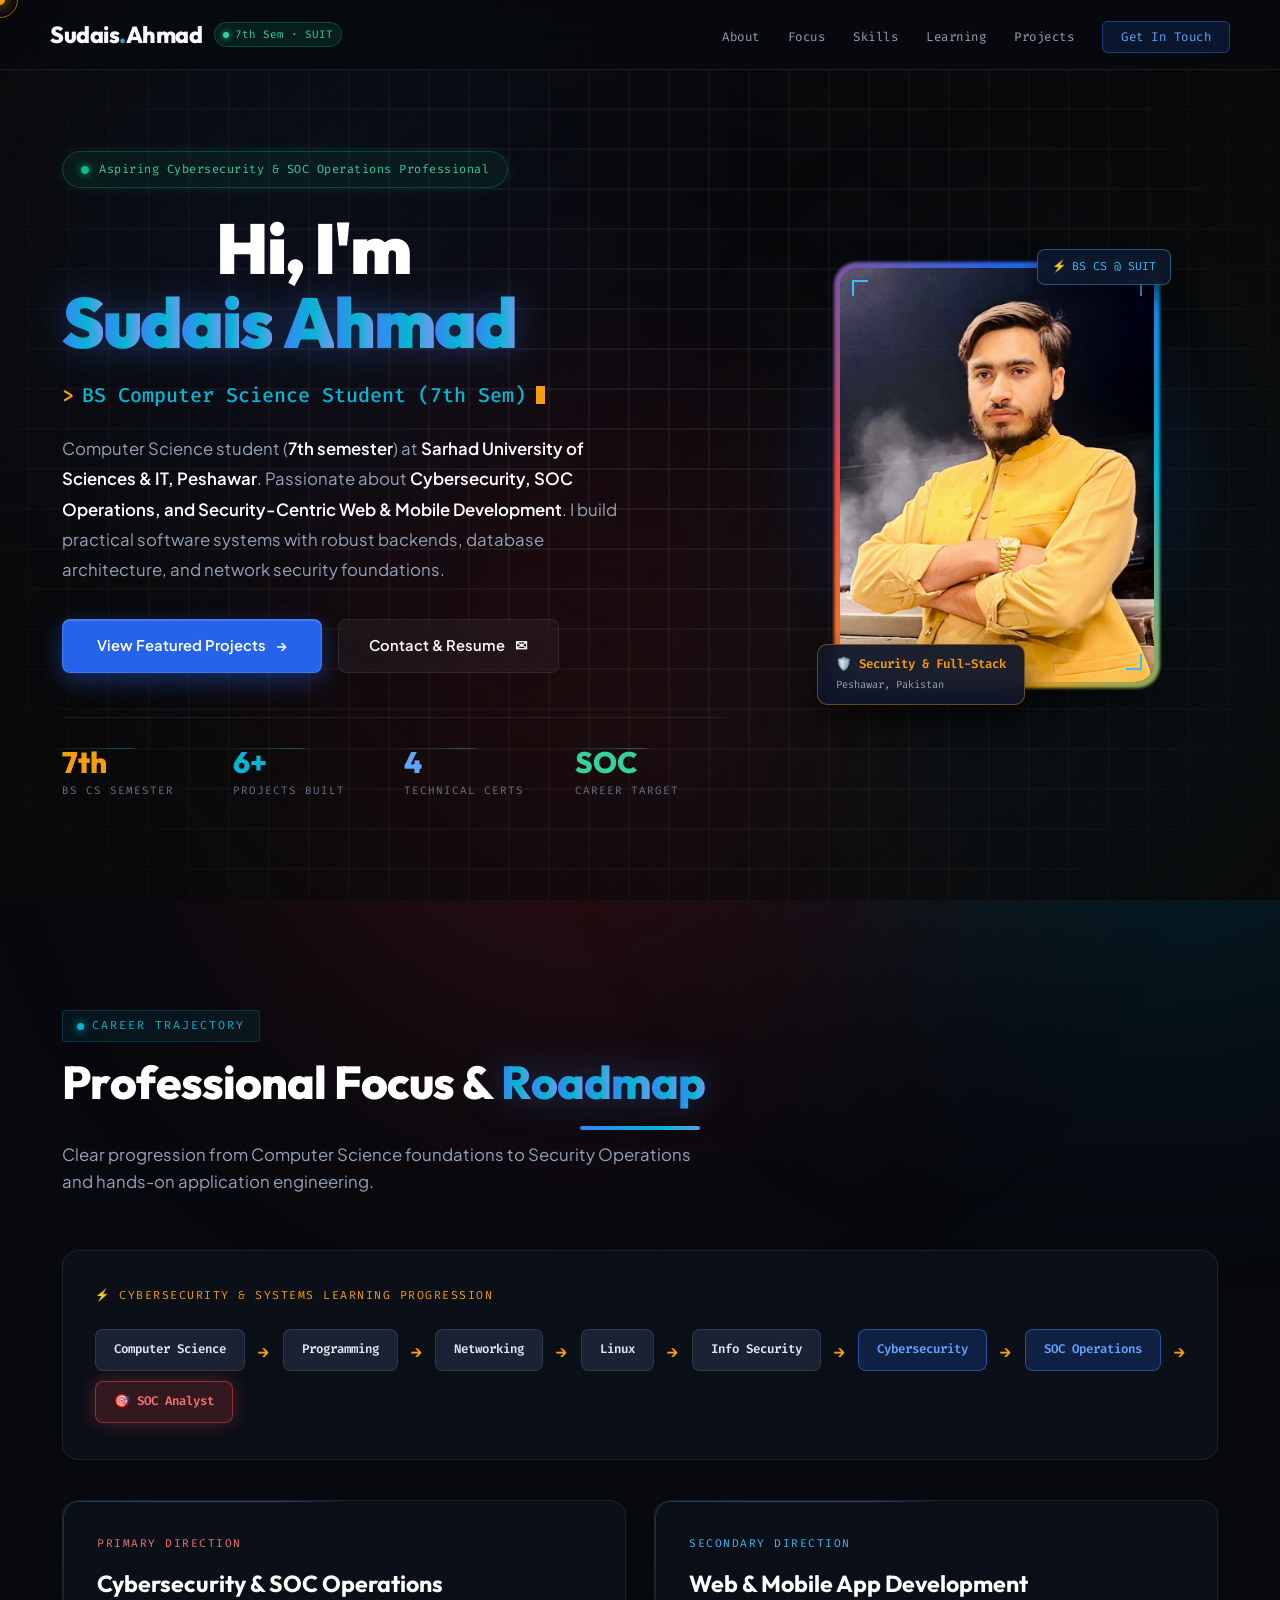
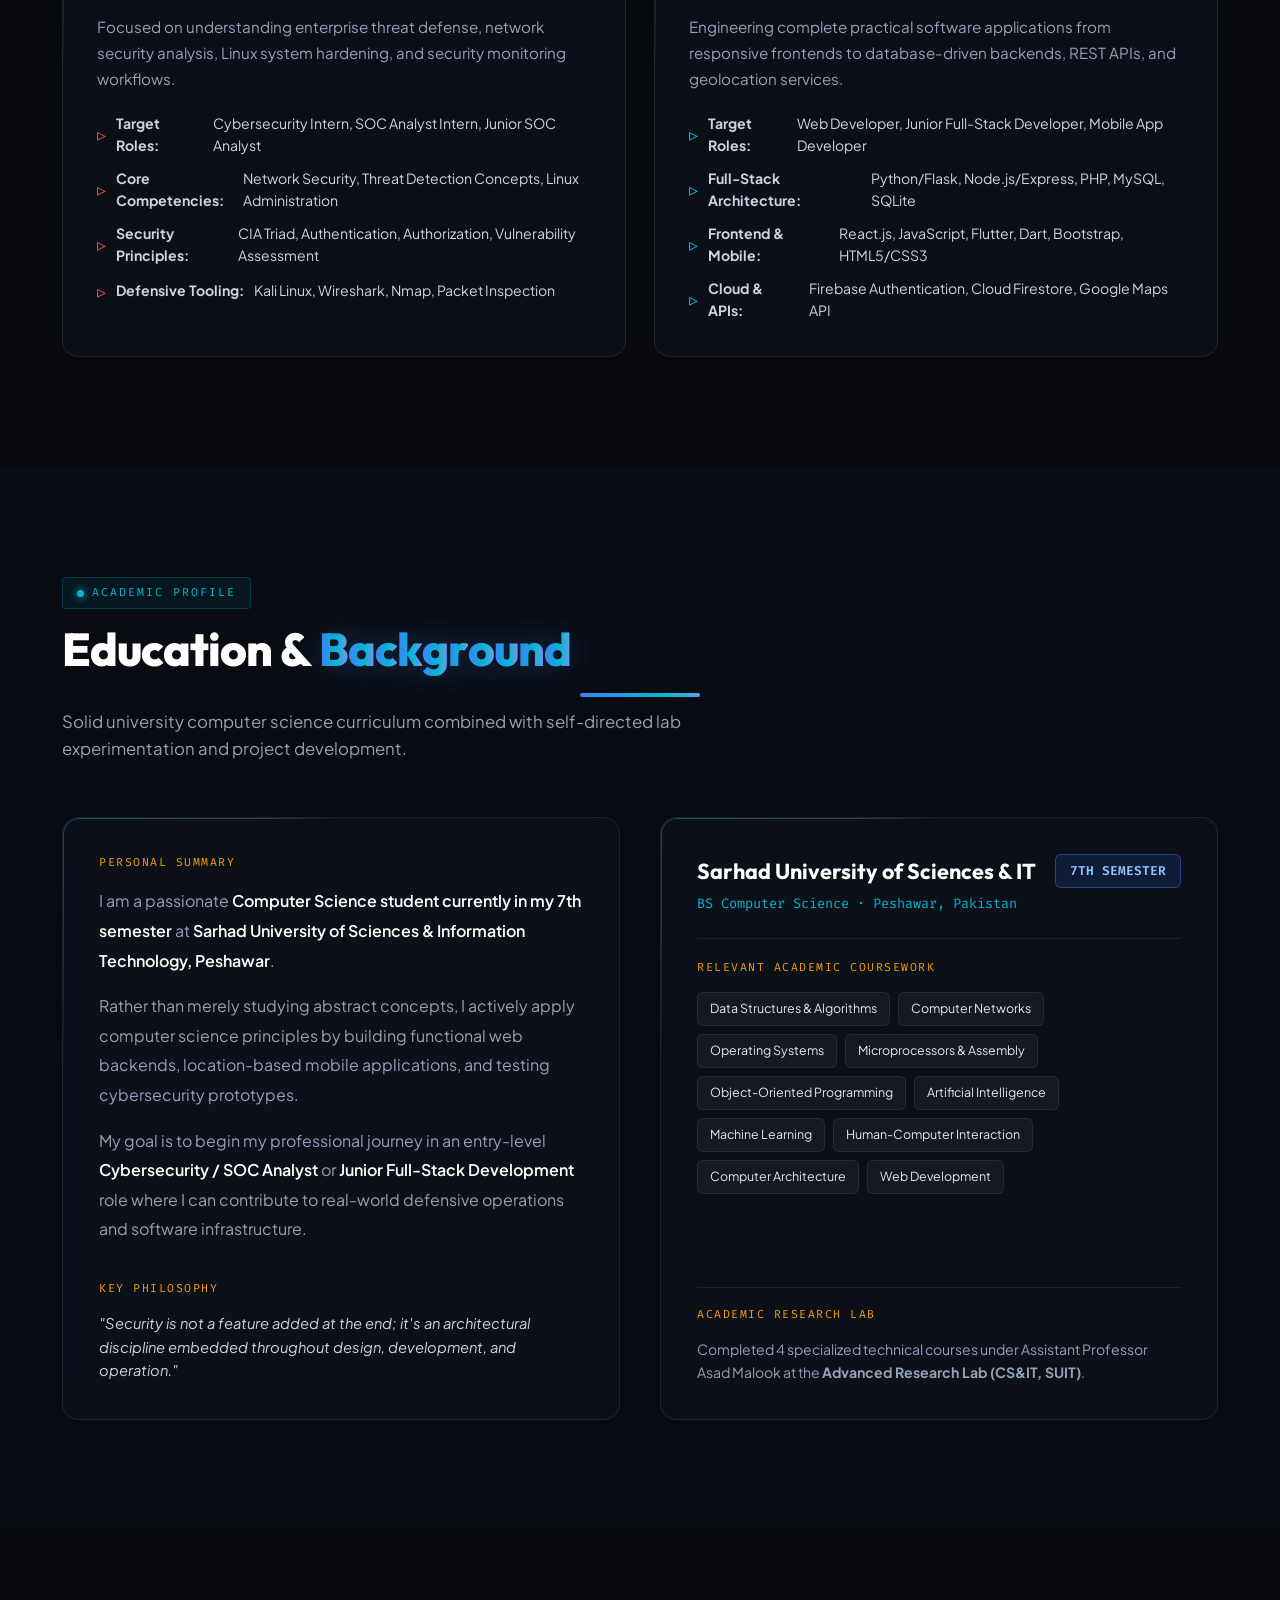
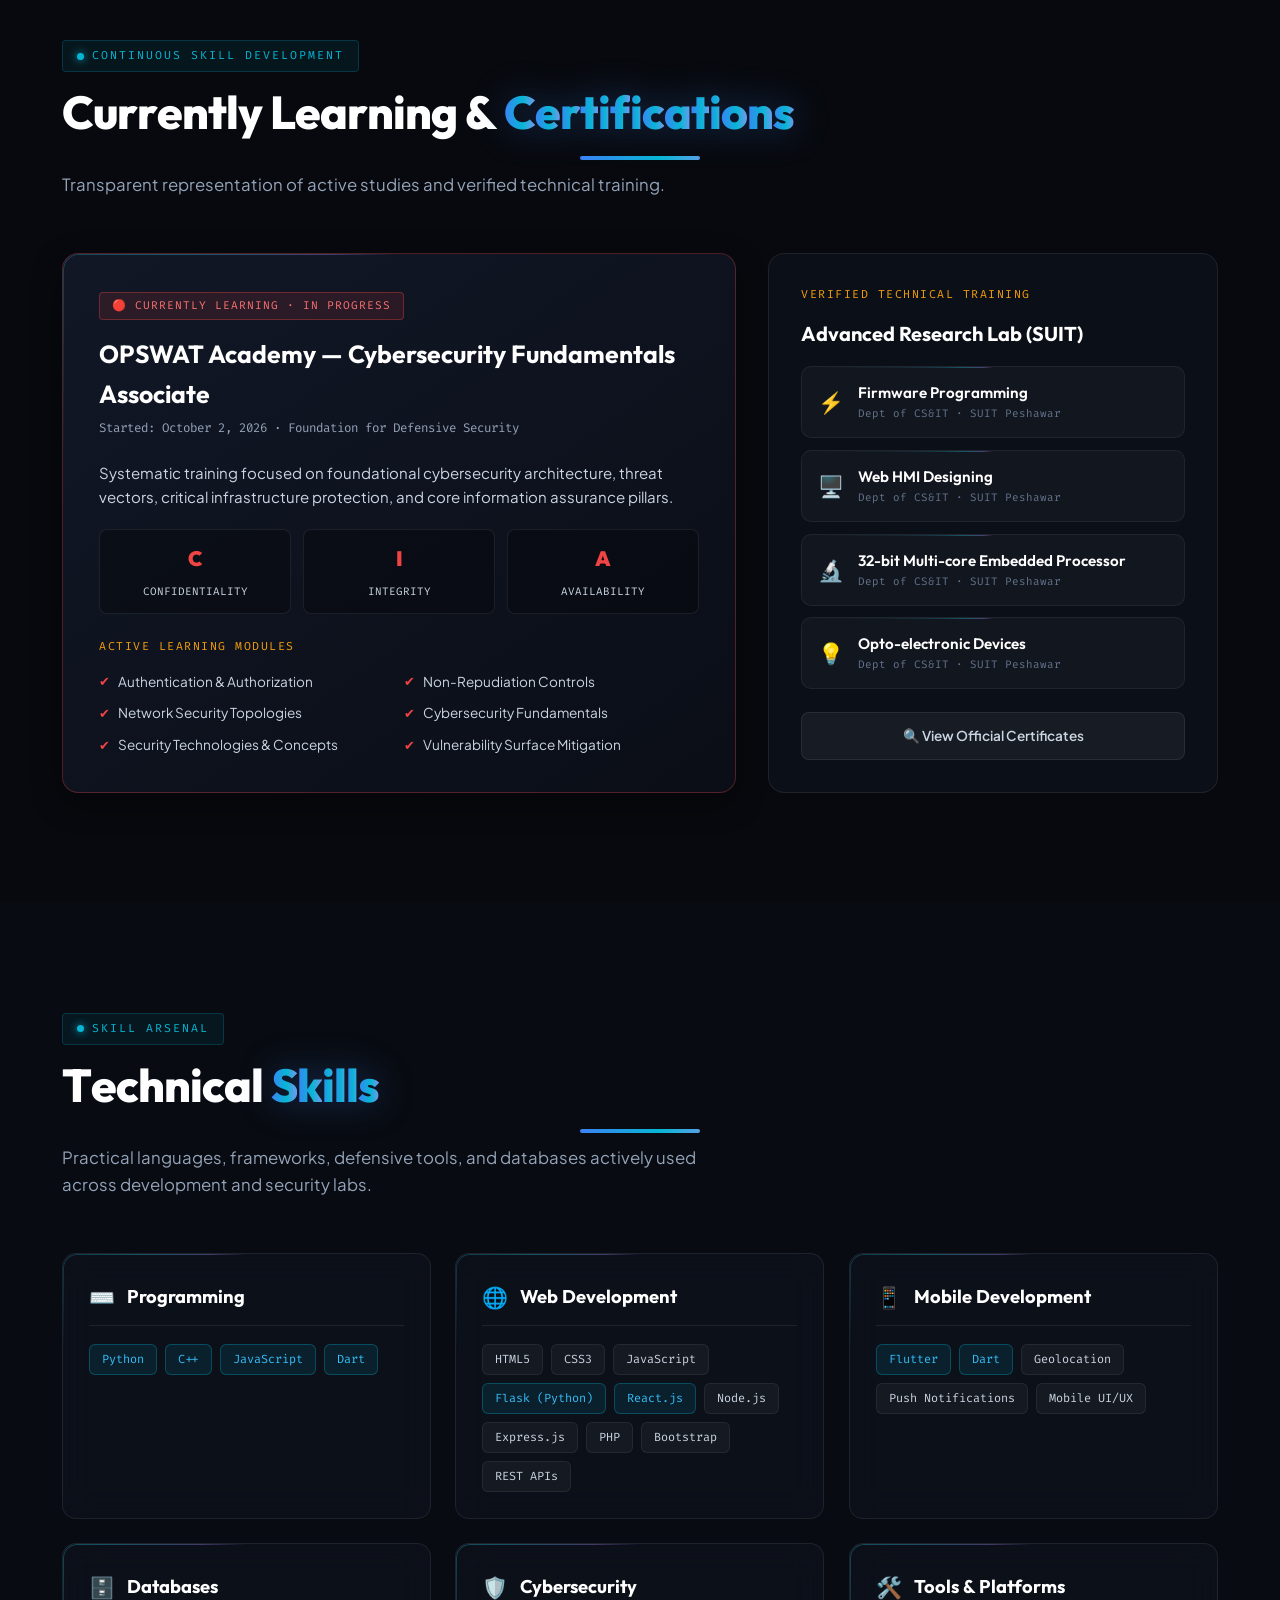
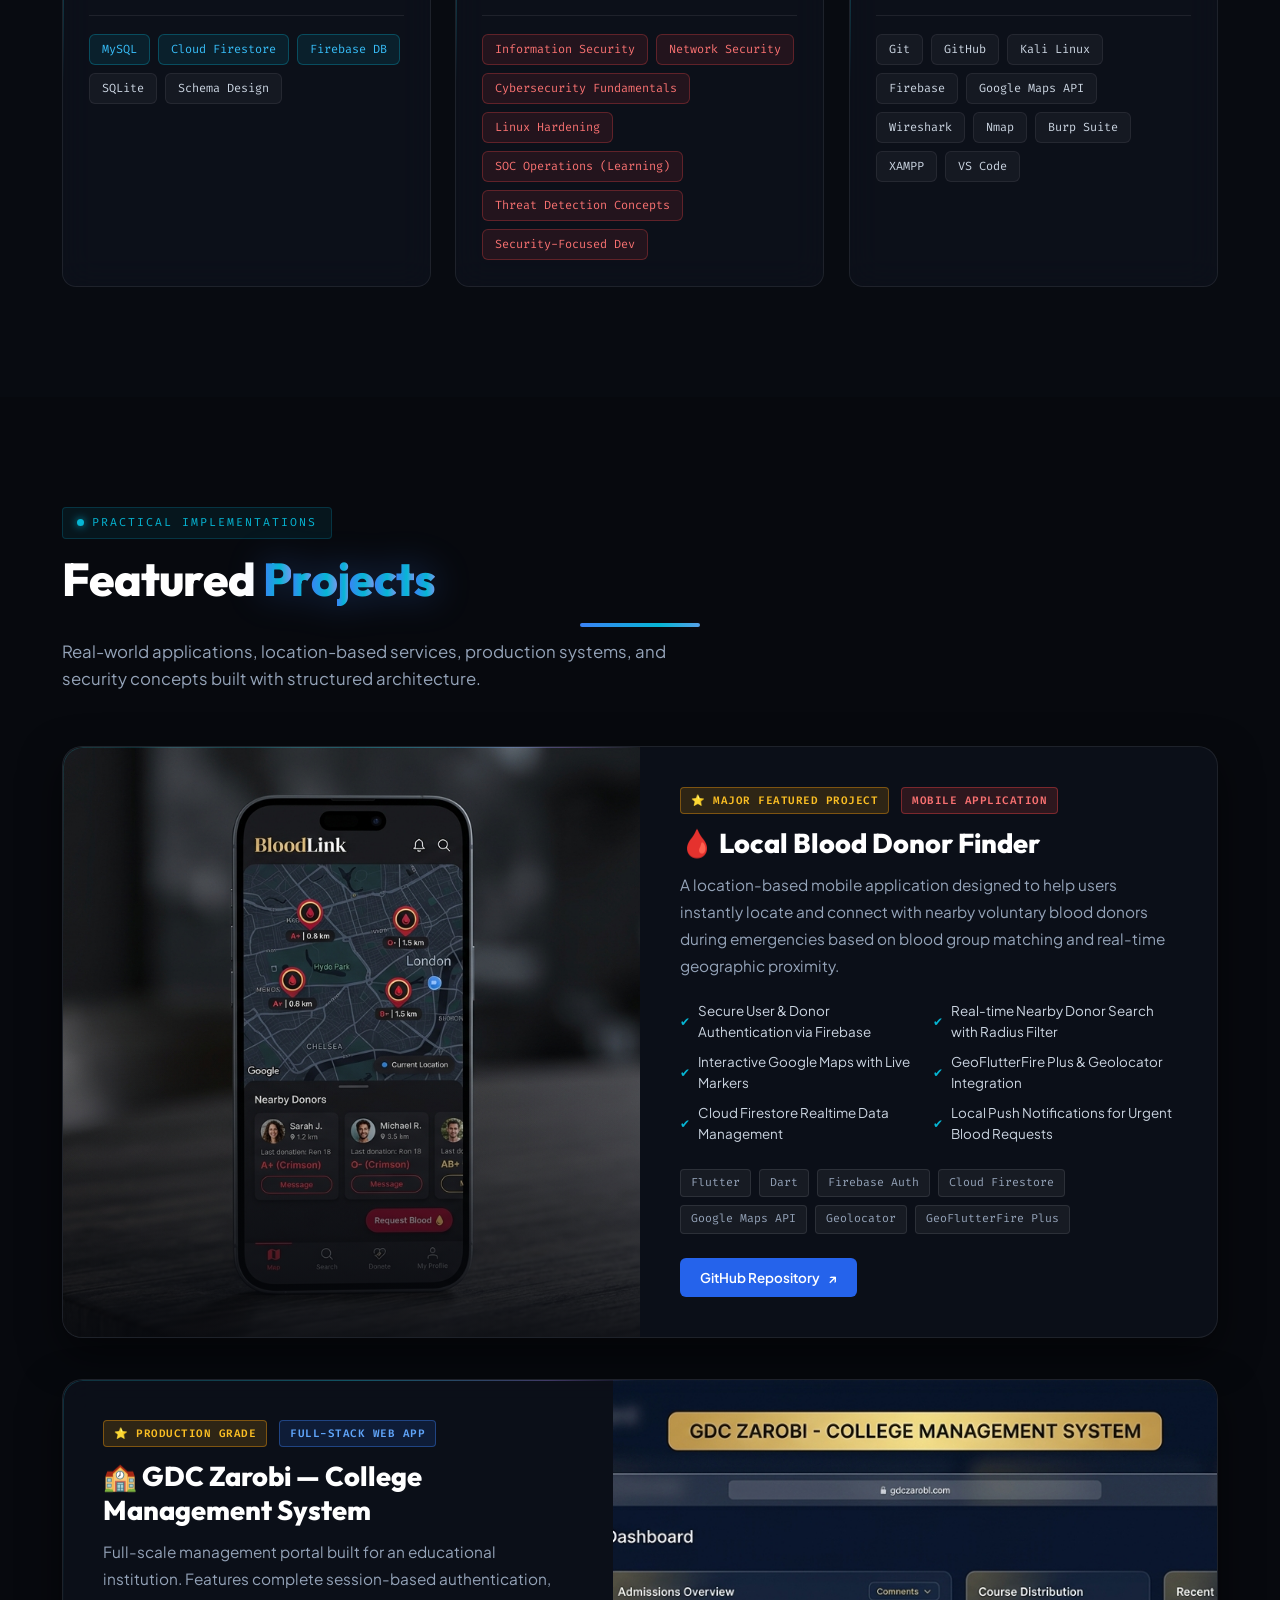
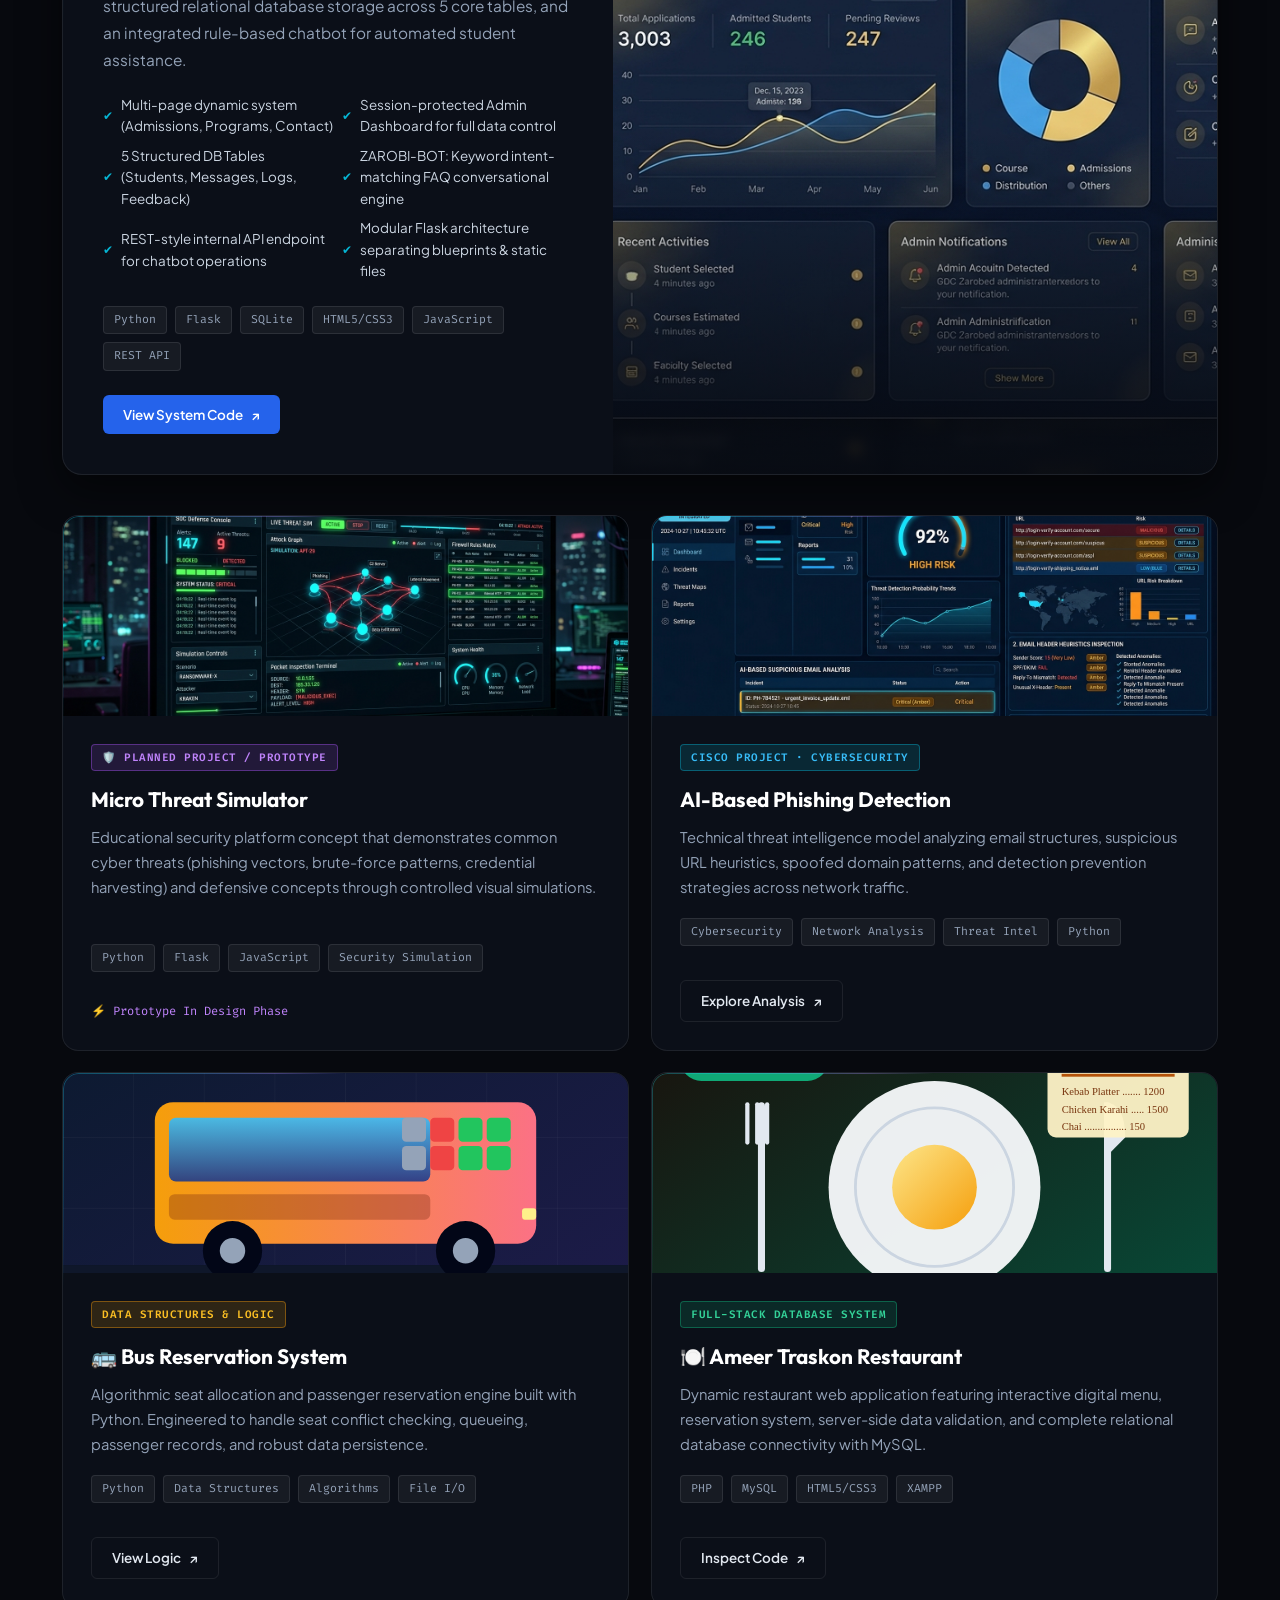
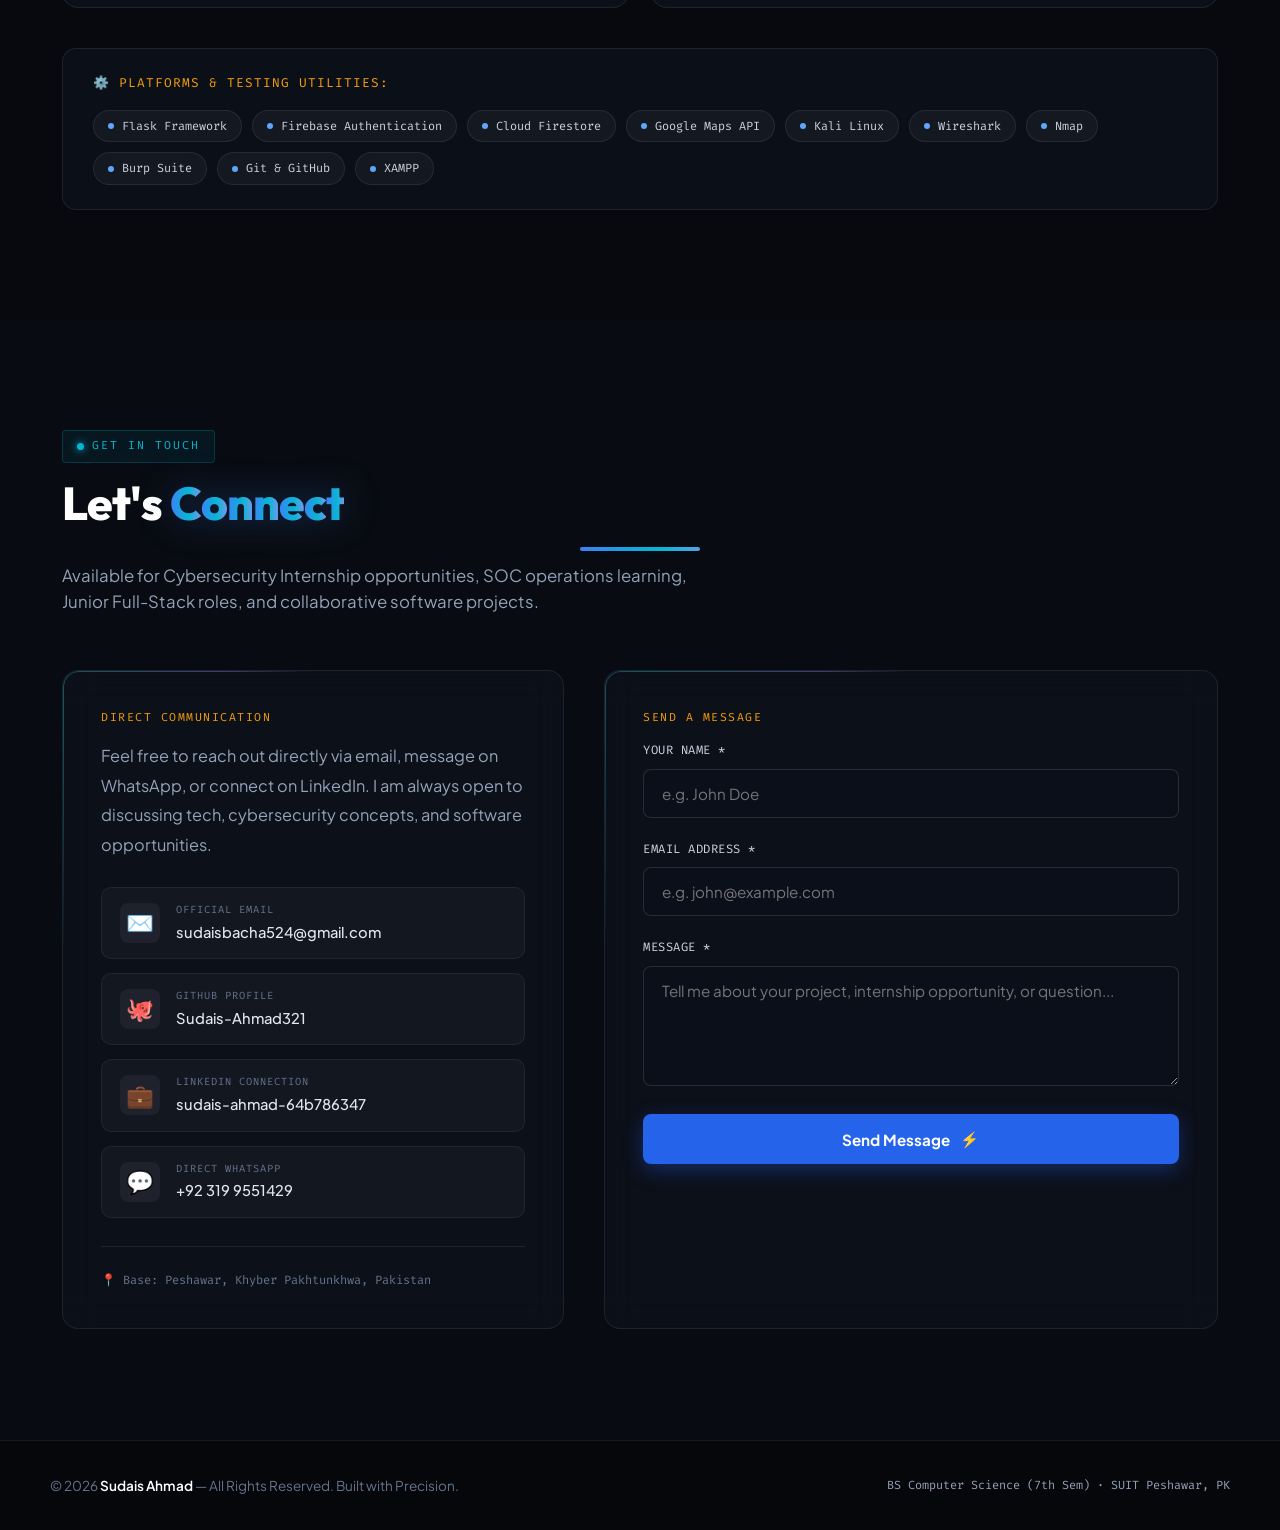
<file: index.html>
<!DOCTYPE html>
<html lang="en">
<head>
  <meta charset="UTF-8">
  <meta name="viewport" content="width=device-width, initial-scale=1.0">
  <title>Sudais Ahmad — Computer Science Student | Cybersecurity & Web Development</title>
  <meta name="description" content="Portfolio of Sudais Ahmad — BS Computer Science Student (7th Semester) at Sarhad University of Sciences & IT, Peshawar. Focusing on Cybersecurity, SOC Operations, and Full-Stack Web & Mobile App Development.">
  
  <!-- Favicon -->
  <link rel="icon" href="data:image/svg+xml,<svg xmlns=%22http://www.w3.org/2000/svg%22 viewBox=%220 0 100 100%22><text y=%22.9em%22 font-size=%2290%22>🛡️</text></svg>">

  <!-- Google Fonts -->
  <link rel="preconnect" href="https://fonts.googleapis.com">
  <link rel="preconnect" href="https://fonts.gstatic.com" crossorigin>
  <link href="https://fonts.googleapis.com/css2?family=Fira+Code:wght@400;500;600&family=Outfit:wght@400;500;600;700;800;900&family=Plus+Jakarta+Sans:wght@300;400;500;600;700;800&display=swap" rel="stylesheet">

  <!-- ShapeGrid CSS -->
  <link rel="stylesheet" href="/static/css/shapegrid.css">

  <style>
    :root {
      --bg: #07090e;
      --bg-surface: #0c1017;
      --card-bg: rgba(14, 19, 30, 0.72);
      --card-border: rgba(255, 255, 255, 0.08);
      --card-hover-border: rgba(59, 130, 246, 0.4);
      --card-shadow: 0 12px 36px rgba(0, 0, 0, 0.5);
      
      --accent: #2563eb;
      --accent-glow: rgba(37, 99, 235, 0.3);
      --accent-cyan: #06b6d4;
      --accent-gold: #f59e0b;
      --accent-crimson: #ef4444;
      --accent-green: #10b981;
      
      --text: #f8fafc;
      --text-muted: #94a3b8;
      --text-dim: #64748b;
      
      --grad-primary: linear-gradient(135deg, #3b82f6 0%, #06b6d4 100%);
      --grad-security: linear-gradient(135deg, #3b82f6 0%, #ef4444 100%);
      --grad-gold: linear-gradient(135deg, #f59e0b 0%, #d97706 100%);
      --grad-card: linear-gradient(180deg, rgba(255, 255, 255, 0.03) 0%, rgba(255, 255, 255, 0) 100%);
    }

    *, *::before, *::after {
      box-sizing: border-box;
      margin: 0;
      padding: 0;
    }

    html {
      scroll-behavior: smooth;
      background-color: var(--bg);
    }

    body {
      background-color: var(--bg);
      color: var(--text);
      font-family: 'Plus Jakarta Sans', sans-serif;
      overflow-x: hidden;
      line-height: 1.6;
      cursor: default;
    }

    /* ===== CUSTOM CYBER CURSOR ===== */
    .custom-cursor {
      position: fixed;
      width: 10px;
      height: 10px;
      background: #f59e0b;
      border-radius: 50%;
      pointer-events: none;
      z-index: 9999;
      transform: translate(-50%, -50%);
      box-shadow: 0 0 14px #f59e0b, 0 0 28px rgba(245, 158, 11, 0.5);
      transition: width 0.15s, height 0.15s, background-color 0.2s;
    }

    .custom-cursor-ring {
      position: fixed;
      width: 36px;
      height: 36px;
      border: 1.5px solid rgba(245, 158, 11, 0.6);
      border-radius: 50%;
      pointer-events: none;
      z-index: 9998;
      transform: translate(-50%, -50%);
      transition: width 0.12s, height 0.12s, border-color 0.2s;
    }

    .custom-cursor.active {
      width: 18px;
      height: 18px;
      background: #38bdf8;
      box-shadow: 0 0 20px #38bdf8;
    }

    .custom-cursor-ring.active {
      width: 52px;
      height: 52px;
      border-color: rgba(56, 189, 248, 0.5);
      background: rgba(56, 189, 248, 0.05);
    }

    /* ===== AMBIENT ORBS ===== */
    .ambient-glow {
      position: fixed;
      width: 650px;
      height: 650px;
      border-radius: 50%;
      filter: blur(140px);
      pointer-events: none;
      z-index: 0;
      opacity: 0.18;
      animation: ambientDrift 20s ease-in-out infinite alternate;
    }

    .glow-1 {
      top: -150px;
      left: -150px;
      background: #2563eb;
    }

    .glow-2 {
      top: 40%;
      right: -200px;
      background: #0891b2;
      animation-duration: 25s;
    }

    .glow-3 {
      bottom: -150px;
      left: 20%;
      background: #dc2626;
      animation-duration: 22s;
    }

    @keyframes ambientDrift {
      0% { transform: translate(0, 0) scale(1); }
      50% { transform: translate(60px, 40px) scale(1.1); }
      100% { transform: translate(-40px, 70px) scale(0.95); }
    }

    /* ===== SCROLL PROGRESS BAR ===== */
    #scroll-progress {
      position: fixed;
      top: 0;
      left: 0;
      height: 3px;
      background: linear-gradient(90deg, #2563eb, #06b6d4, #f59e0b, #ef4444);
      z-index: 10000;
      width: 0%;
      box-shadow: 0 0 10px rgba(59, 130, 246, 0.8);
      transition: width 0.1s linear;
    }

    /* ===== NAVIGATION ===== */
    nav {
      position: fixed;
      top: 0;
      width: 100%;
      z-index: 1000;
      padding: 16px 50px;
      display: flex;
      justify-content: space-between;
      align-items: center;
      backdrop-filter: blur(20px);
      -webkit-backdrop-filter: blur(20px);
      background: rgba(7, 9, 14, 0.82);
      border-bottom: 1px solid var(--card-border);
      transition: all 0.3s ease;
    }

    nav.scrolled {
      padding: 12px 50px;
      background: rgba(7, 9, 14, 0.94);
      box-shadow: 0 10px 30px rgba(0, 0, 0, 0.6);
      border-bottom-color: rgba(255, 255, 255, 0.12);
    }

    .nav-brand {
      display: flex;
      align-items: center;
      gap: 12px;
      text-decoration: none;
    }

    .nav-logo {
      font-family: 'Outfit', sans-serif;
      font-weight: 800;
      font-size: 1.45rem;
      color: var(--text);
      letter-spacing: -0.5px;
    }

    .nav-logo span {
      background: var(--grad-primary);
      -webkit-background-clip: text;
      -webkit-text-fill-color: transparent;
    }

    .nav-sem-badge {
      font-family: 'Fira Code', monospace;
      font-size: 0.68rem;
      padding: 3px 8px;
      border-radius: 20px;
      background: rgba(16, 185, 129, 0.12);
      border: 1px solid rgba(16, 185, 129, 0.3);
      color: #34d399;
      display: flex;
      align-items: center;
      gap: 6px;
    }

    .nav-sem-badge::before {
      content: "";
      width: 6px;
      height: 6px;
      background: #34d399;
      border-radius: 50%;
      box-shadow: 0 0 6px #34d399;
      animation: pulse 1.8s infinite;
    }

    .nav-links {
      display: flex;
      gap: 28px;
      list-style: none;
      align-items: center;
    }

    .nav-links a {
      font-family: 'Fira Code', monospace;
      font-size: 0.78rem;
      color: var(--text-muted);
      text-decoration: none;
      letter-spacing: 0.5px;
      transition: all 0.25s ease;
      position: relative;
      padding: 4px 0;
    }

    .nav-links a::after {
      content: "";
      position: absolute;
      bottom: -2px;
      left: 0;
      width: 0;
      height: 2px;
      background: var(--accent-cyan);
      transition: width 0.3s ease;
      border-radius: 2px;
    }

    .nav-links a:hover {
      color: #fff;
    }

    .nav-links a:hover::after {
      width: 100%;
    }

    .nav-btn {
      background: rgba(37, 99, 235, 0.15);
      border: 1px solid rgba(59, 130, 246, 0.4);
      color: #60a5fa !important;
      padding: 7px 18px !important;
      border-radius: 6px;
      transition: all 0.3s ease;
    }

    .nav-btn:hover {
      background: var(--accent) !important;
      color: #fff !important;
      box-shadow: 0 0 20px rgba(37, 99, 235, 0.5);
      transform: translateY(-1px);
    }

    .nav-btn::after {
      display: none !important;
    }

    .mobile-menu-btn {
      display: none;
      background: transparent;
      border: 1px solid var(--card-border);
      color: var(--text);
      font-size: 1.3rem;
      padding: 6px 12px;
      border-radius: 6px;
      cursor: pointer;
    }

    /* ===== MAIN LAYOUT ===== */
    main {
      position: relative;
      z-index: 1;
    }

    .container {
      max-width: 1220px;
      margin: 0 auto;
      padding: 0 32px;
    }

    .section-wrap {
      padding: 110px 0;
      position: relative;
    }

    /* ===== SECTION HEADERS ===== */
    .section-header {
      margin-bottom: 54px;
    }

    .section-badge {
      display: inline-flex;
      align-items: center;
      gap: 8px;
      font-family: 'Fira Code', monospace;
      font-size: 0.72rem;
      color: var(--accent-cyan);
      letter-spacing: 2px;
      text-transform: uppercase;
      padding: 6px 14px;
      border-radius: 4px;
      background: rgba(6, 182, 212, 0.08);
      border: 1px solid rgba(6, 182, 212, 0.2);
      margin-bottom: 14px;
    }

    .section-badge::before {
      content: "";
      width: 7px;
      height: 7px;
      background: var(--accent-cyan);
      border-radius: 50%;
      box-shadow: 0 0 8px var(--accent-cyan);
    }

    .section-title {
      font-family: 'Outfit', sans-serif;
      font-weight: 800;
      font-size: clamp(2.1rem, 4vw, 3.2rem);
      letter-spacing: -1px;
      line-height: 1.15;
      color: #fff;
    }

    .section-title .gradient-text {
      background: var(--grad-primary);
      -webkit-background-clip: text;
      -webkit-text-fill-color: transparent;
    }

    .section-desc {
      color: var(--text-muted);
      font-size: 1.05rem;
      max-width: 650px;
      margin-top: 12px;
    }

    /* ===== HERO SECTION ===== */
    #hero {
      min-height: 100vh;
      display: flex;
      align-items: center;
      padding: 130px 0 80px;
      position: relative;
      overflow: hidden;
    }

    .hero-grid {
      display: grid;
      grid-template-columns: 1.2fr 0.8fr;
      gap: 50px;
      align-items: center;
    }

    .hero-status-pill {
      display: inline-flex;
      align-items: center;
      gap: 10px;
      background: rgba(16, 185, 129, 0.08);
      border: 1px solid rgba(16, 185, 129, 0.28);
      padding: 8px 18px;
      border-radius: 30px;
      font-family: 'Fira Code', monospace;
      font-size: 0.74rem;
      color: #34d399;
      letter-spacing: 0.5px;
      margin-bottom: 24px;
      box-shadow: 0 0 15px rgba(16, 185, 129, 0.1);
    }

    .pulse-dot {
      width: 8px;
      height: 8px;
      background: #10b981;
      border-radius: 50%;
      box-shadow: 0 0 8px #10b981;
      animation: pulse 1.5s infinite;
    }

    @keyframes pulse {
      0%, 100% { transform: scale(1); opacity: 1; }
      50% { transform: scale(0.7); opacity: 0.5; }
    }

    .hero-title-main {
      font-family: 'Outfit', sans-serif;
      font-weight: 900;
      font-size: clamp(2.8rem, 5.5vw, 4.8rem);
      line-height: 1.05;
      letter-spacing: -2px;
      color: #fff;
      margin-bottom: 16px;
    }

    .hero-title-main .name-highlight {
      background: linear-gradient(135deg, #60a5fa 0%, #38bdf8 50%, #93c5fd 100%);
      -webkit-background-clip: text;
      -webkit-text-fill-color: transparent;
      display: inline-block;
    }

    .typewriter-box {
      font-family: 'Fira Code', monospace;
      font-size: clamp(1rem, 1.8vw, 1.25rem);
      color: var(--text-muted);
      margin-bottom: 20px;
      display: flex;
      align-items: center;
      gap: 8px;
      min-height: 38px;
    }

    .terminal-prompt {
      color: var(--accent-gold);
      font-weight: 600;
    }

    .typed-text {
      color: var(--accent-cyan);
      font-weight: 500;
    }

    .cursor-blink {
      display: inline-block;
      width: 9px;
      height: 18px;
      background: var(--accent-gold);
      margin-left: 2px;
      animation: blink 0.9s infinite;
    }

    @keyframes blink {
      0%, 100% { opacity: 1; }
      50% { opacity: 0; }
    }

    .hero-bio {
      font-size: 1.05rem;
      color: var(--text-muted);
      line-height: 1.8;
      max-width: 580px;
      margin-bottom: 34px;
    }

    .hero-bio strong {
      color: #fff;
      font-weight: 600;
    }

    .hero-cta-group {
      display: flex;
      gap: 16px;
      flex-wrap: wrap;
      align-items: center;
      margin-bottom: 44px;
    }

    .btn-glow-primary {
      background: var(--accent);
      color: #fff;
      padding: 14px 34px;
      border-radius: 8px;
      font-weight: 600;
      font-size: 0.92rem;
      text-decoration: none;
      display: inline-flex;
      align-items: center;
      gap: 10px;
      border: 1px solid rgba(255, 255, 255, 0.15);
      box-shadow: 0 8px 24px rgba(37, 99, 235, 0.4), inset 0 1px 1px rgba(255, 255, 255, 0.2);
      transition: all 0.3s cubic-bezier(0.16, 1, 0.3, 1);
    }

    .btn-glow-primary:hover {
      background: #1d4ed8;
      transform: translateY(-3px);
      box-shadow: 0 14px 32px rgba(37, 99, 235, 0.6);
      color: #fff;
    }

    .btn-glass-secondary {
      background: rgba(255, 255, 255, 0.04);
      color: var(--text);
      padding: 14px 30px;
      border-radius: 8px;
      font-weight: 600;
      font-size: 0.92rem;
      text-decoration: none;
      display: inline-flex;
      align-items: center;
      gap: 10px;
      border: 1px solid var(--card-border);
      backdrop-filter: blur(10px);
      transition: all 0.3s ease;
    }

    .btn-glass-secondary:hover {
      background: rgba(255, 255, 255, 0.08);
      border-color: rgba(255, 255, 255, 0.25);
      color: #fff;
      transform: translateY(-2px);
    }

    .hero-stats-row {
      display: grid;
      grid-template-columns: repeat(4, 1fr);
      gap: 20px;
      padding-top: 30px;
      border-top: 1px solid var(--card-border);
    }

    .hero-stat-card {
      display: flex;
      flex-direction: column;
    }

    .stat-number {
      font-family: 'Outfit', sans-serif;
      font-weight: 800;
      font-size: 1.85rem;
      line-height: 1;
      color: #fff;
      margin-bottom: 4px;
    }

    .stat-number.gold { color: var(--accent-gold); }
    .stat-number.cyan { color: var(--accent-cyan); }
    .stat-number.blue { color: #60a5fa; }
    .stat-number.green { color: #34d399; }

    .stat-caption {
      font-family: 'Fira Code', monospace;
      font-size: 0.68rem;
      color: var(--text-dim);
      text-transform: uppercase;
      letter-spacing: 1px;
    }

    /* ===== HERO PROFILE PICTURE & FRAME ===== */
    .hero-visual-wrap {
      display: flex;
      justify-content: center;
      align-items: center;
      position: relative;
    }

    .photo-scene {
      perspective: 1000px;
      width: 320px;
      height: 420px;
    }

    .photo-3d-card {
      width: 100%;
      height: 100%;
      position: relative;
      border-radius: 20px;
      transition: transform 0.15s ease-out, box-shadow 0.3s ease;
      transform-style: preserve-3d;
      box-shadow: 0 25px 50px -12px rgba(0, 0, 0, 0.7);
    }

    /* Animated Cyber Conic Glowing Border */
    .photo-conic-glow {
      position: absolute;
      inset: -3px;
      border-radius: 23px;
      background: conic-gradient(
        from 0deg,
        #2563eb,
        #06b6d4,
        #f59e0b,
        #ef4444,
        #2563eb
      );
      z-index: 1;
      animation: rotateConic 6s linear infinite;
      filter: blur(1.5px);
    }

    @keyframes rotateConic {
      from { transform: rotate(0deg); }
      to { transform: rotate(360deg); }
    }

    .photo-inner-canvas {
      position: absolute;
      inset: 3px;
      background: #0d121f;
      border-radius: 19px;
      overflow: hidden;
      z-index: 2;
    }

    .photo-inner-canvas img {
      width: 100%;
      height: 100%;
      object-fit: cover;
      object-position: center top;
      filter: contrast(1.04) brightness(0.98);
      transition: transform 0.5s ease, filter 0.5s ease;
      display: block;
    }

    .photo-3d-card:hover .photo-inner-canvas img {
      transform: scale(1.04);
      filter: contrast(1.08) brightness(1.02);
    }

    /* Cyber Corner Brackets */
    .tech-corner {
      position: absolute;
      width: 16px;
      height: 16px;
      border-color: #38bdf8;
      border-style: solid;
      z-index: 4;
      pointer-events: none;
    }

    .tech-tl { top: 12px; left: 12px; border-width: 2px 0 0 2px; }
    .tech-tr { top: 12px; right: 12px; border-width: 2px 2px 0 0; }
    .tech-bl { bottom: 12px; left: 12px; border-width: 0 0 2px 2px; }
    .tech-br { bottom: 12px; right: 12px; border-width: 0 2px 2px 0; }

    /* Top Floating Cyber Badge */
    .photo-badge-top {
      position: absolute;
      top: -16px;
      right: -14px;
      background: rgba(15, 23, 42, 0.92);
      border: 1px solid rgba(56, 189, 248, 0.4);
      padding: 8px 14px;
      border-radius: 8px;
      font-family: 'Fira Code', monospace;
      font-size: 0.72rem;
      color: #38bdf8;
      display: flex;
      align-items: center;
      gap: 6px;
      box-shadow: 0 10px 25px rgba(0, 0, 0, 0.6);
      backdrop-filter: blur(10px);
      z-index: 10;
      animation: floatBadge 4s ease-in-out infinite alternate;
    }

    /* Bottom Floating Status Tag */
    .photo-badge-bottom {
      position: absolute;
      bottom: -20px;
      left: -20px;
      background: rgba(15, 23, 42, 0.94);
      border: 1px solid rgba(245, 158, 11, 0.4);
      padding: 10px 18px;
      border-radius: 10px;
      font-family: 'Fira Code', monospace;
      font-size: 0.72rem;
      color: #fde68a;
      display: flex;
      flex-direction: column;
      gap: 2px;
      box-shadow: 0 12px 30px rgba(0, 0, 0, 0.6);
      backdrop-filter: blur(10px);
      z-index: 10;
      animation: floatBadge 4.5s ease-in-out infinite alternate-reverse;
    }

    .photo-badge-bottom span.title {
      color: #f59e0b;
      font-weight: 600;
      font-size: 0.78rem;
    }

    .photo-badge-bottom span.subtitle {
      color: var(--text-muted);
      font-size: 0.65rem;
    }

    @keyframes floatBadge {
      0% { transform: translateY(0); }
      100% { transform: translateY(-8px); }
    }

    /* Ambient pulse behind photo */
    .photo-ambient-pulse {
      position: absolute;
      inset: -20px;
      background: radial-gradient(circle, rgba(37, 99, 235, 0.3) 0%, transparent 70%);
      z-index: 0;
      pointer-events: none;
      animation: pulseGlow 4s ease-in-out infinite alternate;
    }

    @keyframes pulseGlow {
      from { opacity: 0.5; transform: scale(0.95); }
      to { opacity: 0.9; transform: scale(1.05); }
    }

    /* ===== CAREER ROADMAP & FOCUS SECTION ===== */
    .progression-banner {
      background: var(--card-bg);
      border: 1px solid var(--card-border);
      border-radius: 16px;
      padding: 36px 32px;
      backdrop-filter: blur(16px);
      margin-bottom: 40px;
    }

    .progression-flow {
      display: flex;
      align-items: center;
      justify-content: space-between;
      flex-wrap: wrap;
      gap: 10px;
      margin-top: 24px;
      position: relative;
    }

    .prog-node {
      display: flex;
      align-items: center;
      gap: 12px;
    }

    .node-pill {
      background: rgba(30, 41, 59, 0.8);
      border: 1px solid rgba(255, 255, 255, 0.1);
      padding: 10px 18px;
      border-radius: 8px;
      font-family: 'Fira Code', monospace;
      font-size: 0.78rem;
      font-weight: 600;
      color: #e2e8f0;
      transition: all 0.3s ease;
      white-space: nowrap;
    }

    .node-pill.active {
      background: rgba(37, 99, 235, 0.2);
      border-color: rgba(59, 130, 246, 0.5);
      color: #60a5fa;
    }

    .node-pill.target {
      background: rgba(239, 68, 68, 0.18);
      border-color: rgba(239, 68, 68, 0.5);
      color: #f87171;
      box-shadow: 0 0 18px rgba(239, 68, 68, 0.3);
    }

    .prog-arrow {
      color: var(--accent-gold);
      font-size: 1rem;
      font-weight: bold;
    }

    .focus-cards-grid {
      display: grid;
      grid-template-columns: repeat(2, 1fr);
      gap: 28px;
    }

    .focus-card {
      background: var(--card-bg);
      border: 1px solid var(--card-border);
      border-radius: 16px;
      padding: 34px;
      backdrop-filter: blur(16px);
      position: relative;
      overflow: hidden;
      transition: all 0.3s ease;
    }

    .focus-card::before {
      content: "";
      position: absolute;
      top: 0;
      left: 0;
      width: 100%;
      height: 3px;
      background: var(--grad-primary);
    }

    .focus-card.security::before {
      background: var(--grad-security);
    }

    .focus-card:hover {
      border-color: var(--card-hover-border);
      transform: translateY(-4px);
      box-shadow: var(--card-shadow);
    }

    .focus-tag {
      font-family: 'Fira Code', monospace;
      font-size: 0.7rem;
      letter-spacing: 1.5px;
      text-transform: uppercase;
      margin-bottom: 12px;
      display: block;
    }

    .focus-tag.sec-color { color: #f87171; }
    .focus-tag.web-color { color: #38bdf8; }

    .focus-title {
      font-family: 'Outfit', sans-serif;
      font-size: 1.45rem;
      font-weight: 700;
      color: #fff;
      margin-bottom: 12px;
    }

    .focus-desc {
      color: var(--text-muted);
      font-size: 0.95rem;
      line-height: 1.7;
      margin-bottom: 20px;
    }

    .focus-bullets {
      list-style: none;
      display: flex;
      flex-direction: column;
      gap: 10px;
    }

    .focus-bullets li {
      font-size: 0.88rem;
      color: #cbd5e1;
      display: flex;
      align-items: center;
      gap: 10px;
    }

    .focus-bullets li::before {
      content: "▹";
      color: var(--accent-cyan);
      font-size: 1.1rem;
    }

    .focus-card.security .focus-bullets li::before {
      color: #ef4444;
    }

    /* ===== ABOUT & ACADEMICS SECTION ===== */
    .about-grid {
      display: grid;
      grid-template-columns: 1fr 1fr;
      gap: 40px;
      align-items: stretch;
    }

    .about-card {
      background: var(--card-bg);
      border: 1px solid var(--card-border);
      border-radius: 16px;
      padding: 36px;
      backdrop-filter: blur(16px);
      display: flex;
      flex-direction: column;
      justify-content: space-between;
    }

    .about-text p {
      color: var(--text-muted);
      font-size: 1rem;
      line-height: 1.85;
      margin-bottom: 16px;
    }

    .about-text p strong {
      color: #fff;
      font-weight: 600;
    }

    .academic-header {
      display: flex;
      justify-content: space-between;
      align-items: flex-start;
      margin-bottom: 20px;
    }

    .uni-title {
      font-family: 'Outfit', sans-serif;
      font-size: 1.35rem;
      font-weight: 700;
      color: #fff;
    }

    .uni-degree {
      color: var(--accent-cyan);
      font-family: 'Fira Code', monospace;
      font-size: 0.85rem;
      margin-top: 4px;
    }

    .semester-badge-large {
      background: rgba(37, 99, 235, 0.15);
      border: 1px solid rgba(59, 130, 246, 0.4);
      color: #93c5fd;
      padding: 6px 14px;
      border-radius: 6px;
      font-family: 'Fira Code', monospace;
      font-size: 0.8rem;
      font-weight: 600;
    }

    .coursework-box {
      margin-top: 24px;
      padding-top: 20px;
      border-top: 1px solid var(--card-border);
    }

    .box-mini-title {
      font-family: 'Fira Code', monospace;
      font-size: 0.72rem;
      color: var(--accent-gold);
      letter-spacing: 1.5px;
      text-transform: uppercase;
      margin-bottom: 14px;
      display: block;
    }

    .course-chips-flex {
      display: flex;
      flex-wrap: wrap;
      gap: 8px;
    }

    .course-chip {
      background: rgba(255, 255, 255, 0.04);
      border: 1px solid rgba(255, 255, 255, 0.08);
      padding: 6px 12px;
      border-radius: 6px;
      font-size: 0.78rem;
      color: #e2e8f0;
      transition: all 0.2s ease;
    }

    .course-chip:hover {
      background: rgba(59, 130, 246, 0.12);
      border-color: rgba(59, 130, 246, 0.3);
      color: #60a5fa;
    }

    /* ===== CURRENTLY LEARNING & CERTIFICATIONS ===== */
    .learning-grid {
      display: grid;
      grid-template-columns: 1.2fr 0.8fr;
      gap: 32px;
    }

    .opswat-card {
      background: linear-gradient(145deg, rgba(20, 28, 45, 0.8) 0%, rgba(12, 16, 26, 0.8) 100%);
      border: 1px solid rgba(239, 68, 68, 0.3);
      border-radius: 16px;
      padding: 36px;
      position: relative;
      overflow: hidden;
      backdrop-filter: blur(16px);
      box-shadow: 0 10px 30px rgba(0, 0, 0, 0.4);
    }

    .opswat-card::before {
      content: "";
      position: absolute;
      top: -80px;
      right: -80px;
      width: 220px;
      height: 220px;
      background: radial-gradient(circle, rgba(239, 68, 68, 0.18) 0%, transparent 70%);
      border-radius: 50%;
    }

    .learning-status-tag {
      display: inline-flex;
      align-items: center;
      gap: 8px;
      background: rgba(239, 68, 68, 0.12);
      border: 1px solid rgba(239, 68, 68, 0.35);
      color: #f87171;
      padding: 4px 12px;
      border-radius: 4px;
      font-family: 'Fira Code', monospace;
      font-size: 0.7rem;
      letter-spacing: 1px;
      text-transform: uppercase;
      margin-bottom: 14px;
    }

    .learning-title {
      font-family: 'Outfit', sans-serif;
      font-size: 1.55rem;
      font-weight: 700;
      color: #fff;
      margin-bottom: 6px;
    }

    .learning-date {
      font-family: 'Fira Code', monospace;
      font-size: 0.78rem;
      color: var(--text-muted);
      margin-bottom: 22px;
    }

    .cia-triad-grid {
      display: grid;
      grid-template-columns: repeat(3, 1fr);
      gap: 12px;
      margin-bottom: 24px;
    }

    .triad-box {
      background: rgba(0, 0, 0, 0.3);
      border: 1px solid rgba(255, 255, 255, 0.08);
      border-radius: 8px;
      padding: 12px 14px;
      text-align: center;
    }

    .triad-box .letter {
      font-family: 'Outfit', sans-serif;
      font-weight: 900;
      font-size: 1.3rem;
      color: #ef4444;
      display: block;
    }

    .triad-box .name {
      font-family: 'Fira Code', monospace;
      font-size: 0.68rem;
      color: #cbd5e1;
      text-transform: uppercase;
    }

    .learning-topics-list {
      display: grid;
      grid-template-columns: 1fr 1fr;
      gap: 10px;
    }

    .topic-item {
      font-size: 0.85rem;
      color: #cbd5e1;
      display: flex;
      align-items: center;
      gap: 8px;
    }

    .topic-item::before {
      content: "✔";
      color: #ef4444;
      font-size: 0.8rem;
    }

    .certs-panel {
      background: var(--card-bg);
      border: 1px solid var(--card-border);
      border-radius: 16px;
      padding: 32px;
      backdrop-filter: blur(16px);
      display: flex;
      flex-direction: column;
      justify-content: space-between;
    }

    .cert-item-card {
      background: rgba(255, 255, 255, 0.03);
      border: 1px solid rgba(255, 255, 255, 0.06);
      border-radius: 10px;
      padding: 14px 16px;
      margin-bottom: 12px;
      display: flex;
      align-items: center;
      gap: 14px;
      transition: all 0.25s ease;
    }

    .cert-item-card:hover {
      background: rgba(37, 99, 235, 0.1);
      border-color: rgba(59, 130, 246, 0.3);
      transform: translateX(4px);
    }

    .cert-icon {
      font-size: 1.3rem;
    }

    .cert-content h5 {
      font-family: 'Outfit', sans-serif;
      font-size: 0.95rem;
      color: #fff;
      font-weight: 600;
    }

    .cert-content p {
      font-family: 'Fira Code', monospace;
      font-size: 0.68rem;
      color: var(--text-dim);
    }

    .view-certs-btn {
      margin-top: 10px;
      background: rgba(255, 255, 255, 0.05);
      border: 1px solid var(--card-border);
      color: #cbd5e1;
      padding: 12px;
      border-radius: 8px;
      font-size: 0.85rem;
      font-weight: 600;
      text-align: center;
      text-decoration: none;
      display: block;
      transition: all 0.3s ease;
    }

    .view-certs-btn:hover {
      background: rgba(255, 255, 255, 0.1);
      color: #fff;
    }

    /* ===== TECHNICAL SKILLS MATRIX ===== */
    .skills-categories-grid {
      display: grid;
      grid-template-columns: repeat(3, 1fr);
      gap: 24px;
    }

    .skill-cat-card {
      background: var(--card-bg);
      border: 1px solid var(--card-border);
      border-radius: 14px;
      padding: 26px;
      backdrop-filter: blur(16px);
      transition: all 0.3s ease;
    }

    .skill-cat-card:hover {
      border-color: var(--card-hover-border);
      transform: translateY(-3px);
      box-shadow: 0 10px 25px rgba(0, 0, 0, 0.4);
    }

    .cat-header {
      display: flex;
      align-items: center;
      gap: 12px;
      margin-bottom: 18px;
      padding-bottom: 12px;
      border-bottom: 1px solid var(--card-border);
    }

    .cat-icon {
      font-size: 1.3rem;
    }

    .cat-name {
      font-family: 'Outfit', sans-serif;
      font-size: 1.15rem;
      font-weight: 700;
      color: #fff;
    }

    .skill-tags-flex {
      display: flex;
      flex-wrap: wrap;
      gap: 8px;
    }

    .tech-tag {
      background: rgba(255, 255, 255, 0.04);
      border: 1px solid rgba(255, 255, 255, 0.07);
      padding: 5px 12px;
      border-radius: 6px;
      font-family: 'Fira Code', monospace;
      font-size: 0.74rem;
      color: #cbd5e1;
      transition: all 0.2s ease;
    }

    .tech-tag:hover {
      background: rgba(59, 130, 246, 0.15);
      border-color: rgba(59, 130, 246, 0.4);
      color: #fff;
    }

    .tech-tag.highlight {
      background: rgba(6, 182, 212, 0.1);
      border-color: rgba(6, 182, 212, 0.3);
      color: #38bdf8;
    }

    .tech-tag.sec-tag {
      background: rgba(239, 68, 68, 0.1);
      border-color: rgba(239, 68, 68, 0.3);
      color: #f87171;
    }

    /* ===== FEATURED PROJECTS SECTION ===== */
    .projects-container-grid {
      display: flex;
      flex-direction: column;
      gap: 40px;
    }

    /* Major Project Card (Landscape Feature) */
    .project-card-major {
      background: var(--card-bg);
      border: 1px solid var(--card-border);
      border-radius: 20px;
      overflow: hidden;
      display: grid;
      grid-template-columns: 1.1fr 1fr;
      backdrop-filter: blur(16px);
      box-shadow: 0 15px 40px rgba(0, 0, 0, 0.5);
      transition: all 0.35s ease;
    }

    .project-card-major:hover {
      border-color: rgba(59, 130, 246, 0.45);
      transform: translateY(-4px);
      box-shadow: 0 20px 50px rgba(0, 0, 0, 0.7);
    }

    .project-card-major.reversed {
      grid-template-columns: 1fr 1.1fr;
    }

    .project-img-frame {
      position: relative;
      overflow: hidden;
      min-height: 320px;
      background: #0d121f;
    }

    .project-img-frame img {
      width: 100%;
      height: 100%;
      object-fit: cover;
      object-position: center;
      transition: transform 0.6s ease;
      display: block;
    }

    .project-card-major:hover .project-img-frame img {
      transform: scale(1.05);
    }

    .project-img-overlay {
      position: absolute;
      inset: 0;
      background: linear-gradient(180deg, transparent 50%, rgba(7, 9, 14, 0.85) 100%);
      pointer-events: none;
    }

    .project-info-body {
      padding: 40px;
      display: flex;
      flex-direction: column;
      justify-content: space-between;
    }

    .project-badge-row {
      display: flex;
      align-items: center;
      gap: 12px;
      margin-bottom: 12px;
      flex-wrap: wrap;
    }

    .p-badge {
      font-family: 'Fira Code', monospace;
      font-size: 0.68rem;
      padding: 4px 10px;
      border-radius: 4px;
      font-weight: 600;
      letter-spacing: 0.5px;
      text-transform: uppercase;
    }

    .badge-star {
      background: rgba(245, 158, 11, 0.15);
      border: 1px solid rgba(245, 158, 11, 0.4);
      color: #fbbf24;
    }

    .badge-mobile {
      background: rgba(239, 68, 68, 0.15);
      border: 1px solid rgba(239, 68, 68, 0.4);
      color: #f87171;
    }

    .badge-web {
      background: rgba(37, 99, 235, 0.15);
      border: 1px solid rgba(59, 130, 246, 0.4);
      color: #60a5fa;
    }

    .badge-planned {
      background: rgba(168, 85, 247, 0.15);
      border: 1px solid rgba(168, 85, 247, 0.4);
      color: #c084fc;
    }

    .project-title-large {
      font-family: 'Outfit', sans-serif;
      font-size: 1.7rem;
      font-weight: 800;
      color: #fff;
      margin-bottom: 12px;
      line-height: 1.25;
    }

    .project-paragraph {
      color: var(--text-muted);
      font-size: 0.96rem;
      line-height: 1.75;
      margin-bottom: 20px;
    }

    .project-highlights-list {
      list-style: none;
      display: grid;
      grid-template-columns: 1fr 1fr;
      gap: 8px;
      margin-bottom: 24px;
    }

    .project-highlights-list li {
      font-size: 0.84rem;
      color: #cbd5e1;
      display: flex;
      align-items: center;
      gap: 8px;
    }

    .project-highlights-list li::before {
      content: "✔";
      color: var(--accent-cyan);
      font-size: 0.75rem;
    }

    .project-tech-chips {
      display: flex;
      flex-wrap: wrap;
      gap: 8px;
      margin-bottom: 24px;
    }

    .p-tech {
      background: rgba(255, 255, 255, 0.05);
      border: 1px solid rgba(255, 255, 255, 0.09);
      padding: 4px 10px;
      border-radius: 4px;
      font-family: 'Fira Code', monospace;
      font-size: 0.72rem;
      color: #94a3b8;
    }

    .project-action-btns {
      display: flex;
      gap: 14px;
    }

    .btn-sm-primary {
      background: var(--accent);
      color: #fff;
      padding: 9px 20px;
      border-radius: 6px;
      font-size: 0.84rem;
      font-weight: 600;
      text-decoration: none;
      display: inline-flex;
      align-items: center;
      gap: 8px;
      transition: all 0.25s ease;
    }

    .btn-sm-primary:hover {
      background: #1d4ed8;
      box-shadow: 0 4px 14px rgba(37, 99, 235, 0.4);
    }

    .btn-sm-outline {
      background: transparent;
      color: #e2e8f0;
      padding: 9px 20px;
      border-radius: 6px;
      font-size: 0.84rem;
      font-weight: 600;
      text-decoration: none;
      display: inline-flex;
      align-items: center;
      gap: 8px;
      border: 1px solid var(--card-border);
      transition: all 0.25s ease;
    }

    .btn-sm-outline:hover {
      border-color: rgba(255, 255, 255, 0.3);
      background: rgba(255, 255, 255, 0.05);
    }

    /* Secondary Projects 2-Col Grid */
    .secondary-projects-grid {
      display: grid;
      grid-template-columns: repeat(2, 1fr);
      gap: 28px;
    }

    .sec-proj-card {
      background: var(--card-bg);
      border: 1px solid var(--card-border);
      border-radius: 16px;
      overflow: hidden;
      backdrop-filter: blur(16px);
      display: flex;
      flex-direction: column;
      transition: all 0.3s ease;
    }

    .sec-proj-card:hover {
      border-color: var(--card-hover-border);
      transform: translateY(-4px);
      box-shadow: var(--card-shadow);
    }

    .sec-proj-img {
      height: 200px;
      overflow: hidden;
      position: relative;
    }

    .sec-proj-img img {
      width: 100%;
      height: 100%;
      object-fit: cover;
      transition: transform 0.5s ease;
    }

    .sec-proj-card:hover .sec-proj-img img {
      transform: scale(1.05);
    }

    .sec-proj-body {
      padding: 28px;
      display: flex;
      flex-direction: column;
      flex-grow: 1;
      justify-content: space-between;
    }

    .sec-proj-title {
      font-family: 'Outfit', sans-serif;
      font-size: 1.3rem;
      font-weight: 700;
      color: #fff;
      margin-bottom: 8px;
    }

    .sec-proj-desc {
      color: var(--text-muted);
      font-size: 0.92rem;
      line-height: 1.7;
      margin-bottom: 18px;
    }

    /* ===== TOOLS CHIPS BAR ===== */
    .tools-bar-wrap {
      margin-top: 40px;
      background: var(--card-bg);
      border: 1px solid var(--card-border);
      border-radius: 14px;
      padding: 24px 30px;
      display: flex;
      align-items: center;
      justify-content: space-between;
      flex-wrap: wrap;
      gap: 16px;
    }

    .tools-label {
      font-family: 'Fira Code', monospace;
      font-size: 0.8rem;
      color: var(--accent-gold);
      text-transform: uppercase;
      letter-spacing: 1px;
    }

    .tools-chips-flex {
      display: flex;
      flex-wrap: wrap;
      gap: 10px;
    }

    .tool-chip-badge {
      background: rgba(255, 255, 255, 0.04);
      border: 1px solid rgba(255, 255, 255, 0.08);
      padding: 6px 14px;
      border-radius: 20px;
      font-family: 'Fira Code', monospace;
      font-size: 0.74rem;
      color: #cbd5e1;
      display: flex;
      align-items: center;
      gap: 8px;
      transition: all 0.2s ease;
    }

    .tool-chip-badge::before {
      content: "";
      width: 6px;
      height: 6px;
      border-radius: 50%;
      background: #60a5fa;
    }

    .tool-chip-badge:hover {
      background: rgba(59, 130, 246, 0.15);
      border-color: rgba(59, 130, 246, 0.35);
      color: #fff;
    }

    /* ===== CONTACT SECTION ===== */
    .contact-wrapper {
      display: grid;
      grid-template-columns: 0.9fr 1.1fr;
      gap: 40px;
    }

    .contact-card-left {
      background: var(--card-bg);
      border: 1px solid var(--card-border);
      border-radius: 16px;
      padding: 38px;
      backdrop-filter: blur(16px);
      display: flex;
      flex-direction: column;
      justify-content: space-between;
    }

    .contact-sub-text {
      color: var(--text-muted);
      font-size: 1.02rem;
      line-height: 1.8;
      margin-bottom: 28px;
    }

    .contact-channels {
      display: flex;
      flex-direction: column;
      gap: 14px;
    }

    .channel-item {
      display: flex;
      align-items: center;
      gap: 16px;
      padding: 14px 18px;
      border-radius: 10px;
      background: rgba(255, 255, 255, 0.03);
      border: 1px solid rgba(255, 255, 255, 0.06);
      text-decoration: none;
      color: var(--text);
      transition: all 0.25s ease;
    }

    .channel-item:hover {
      background: rgba(37, 99, 235, 0.12);
      border-color: rgba(59, 130, 246, 0.35);
      transform: translateX(4px);
    }

    .channel-icon {
      font-size: 1.4rem;
      width: 40px;
      height: 40px;
      border-radius: 8px;
      background: rgba(255, 255, 255, 0.05);
      display: flex;
      align-items: center;
      justify-content: center;
    }

    .channel-meta small {
      display: block;
      font-family: 'Fira Code', monospace;
      font-size: 0.65rem;
      color: var(--text-dim);
      text-transform: uppercase;
      letter-spacing: 1px;
    }

    .channel-meta span {
      font-size: 0.92rem;
      font-weight: 500;
      color: #e2e8f0;
    }

    .contact-form-card {
      background: var(--card-bg);
      border: 1px solid var(--card-border);
      border-radius: 16px;
      padding: 38px;
      backdrop-filter: blur(16px);
    }

    .form-group {
      margin-bottom: 22px;
      position: relative;
    }

    .form-label {
      display: block;
      font-family: 'Fira Code', monospace;
      font-size: 0.76rem;
      color: #cbd5e1;
      margin-bottom: 8px;
      text-transform: uppercase;
      letter-spacing: 0.5px;
    }

    .form-control {
      width: 100%;
      background: rgba(12, 16, 26, 0.9);
      border: 1px solid rgba(255, 255, 255, 0.12);
      border-radius: 8px;
      padding: 14px 18px;
      color: #fff;
      font-family: 'Plus Jakarta Sans', sans-serif;
      font-size: 0.95rem;
      transition: all 0.3s ease;
      outline: none;
    }

    .form-control:focus {
      border-color: var(--accent-cyan);
      box-shadow: 0 0 16px rgba(6, 182, 212, 0.25);
    }

    textarea.form-control {
      resize: vertical;
      min-height: 120px;
    }

    .form-submit-btn {
      width: 100%;
      background: var(--accent);
      color: #fff;
      padding: 15px;
      border: none;
      border-radius: 8px;
      font-family: 'Plus Jakarta Sans', sans-serif;
      font-weight: 700;
      font-size: 0.95rem;
      cursor: pointer;
      display: flex;
      align-items: center;
      justify-content: center;
      gap: 10px;
      transition: all 0.3s ease;
      box-shadow: 0 6px 20px rgba(37, 99, 235, 0.35);
    }

    .form-submit-btn:hover {
      background: #1d4ed8;
      box-shadow: 0 10px 28px rgba(37, 99, 235, 0.5);
      transform: translateY(-2px);
    }

    .form-submit-btn:disabled {
      opacity: 0.65;
      cursor: not-allowed;
      transform: none !important;
    }

    #form-feedback {
      margin-top: 14px;
      font-family: 'Fira Code', monospace;
      font-size: 0.8rem;
      text-align: center;
      padding: 10px;
      border-radius: 6px;
      display: none;
    }

    #form-feedback.success {
      display: block;
      background: rgba(16, 185, 129, 0.12);
      border: 1px solid rgba(16, 185, 129, 0.3);
      color: #34d399;
    }

    #form-feedback.error {
      display: block;
      background: rgba(239, 68, 68, 0.12);
      border: 1px solid rgba(239, 68, 68, 0.3);
      color: #f87171;
    }

    /* ===== CERTIFICATE LIGHTBOX MODAL ===== */
    .modal-lightbox {
      display: none;
      position: fixed;
      inset: 0;
      background: rgba(0, 0, 0, 0.85);
      backdrop-filter: blur(10px);
      z-index: 100000;
      align-items: center;
      justify-content: center;
      padding: 24px;
    }

    .modal-lightbox.active {
      display: flex;
    }

    .modal-content-box {
      max-width: 800px;
      width: 100%;
      background: #0d121f;
      border: 1px solid var(--card-border);
      border-radius: 16px;
      overflow: hidden;
      position: relative;
    }

    .modal-header {
      padding: 18px 24px;
      border-bottom: 1px solid var(--card-border);
      display: flex;
      justify-content: space-between;
      align-items: center;
    }

    .modal-close-btn {
      background: transparent;
      border: none;
      color: #fff;
      font-size: 1.5rem;
      cursor: pointer;
    }

    .modal-img-wrap {
      max-height: 80vh;
      overflow-y: auto;
      padding: 16px;
      text-align: center;
    }

    .modal-img-wrap img {
      max-width: 100%;
      height: auto;
      border-radius: 8px;
    }

    /* ===== FOOTER ===== */
    footer {
      background: #05070a;
      border-top: 1px solid var(--card-border);
      padding: 34px 50px;
      display: flex;
      justify-content: space-between;
      align-items: center;
      font-size: 0.85rem;
      color: var(--text-dim);
      position: relative;
      z-index: 10;
    }

    footer span.highlight {
      color: #fff;
      font-weight: 600;
    }

    .footer-right {
      font-family: 'Fira Code', monospace;
      font-size: 0.74rem;
      color: var(--text-muted);
    }

    /* ===== ANIMATIONS & REVEAL ===== */
    .fade-up {
      opacity: 0;
      transform: translateY(30px);
      transition: opacity 0.7s cubic-bezier(0.16, 1, 0.3, 1), transform 0.7s cubic-bezier(0.16, 1, 0.3, 1);
    }

    .fade-up.visible {
      opacity: 1;
      transform: translateY(0);
    }

    /* ===== RESPONSIVE BREAKPOINTS ===== */
    @media (max-width: 1024px) {
      .hero-grid {
        grid-template-columns: 1fr;
        text-align: center;
      }
      .hero-cta-group {
        justify-content: center;
      }
      .typewriter-box {
        justify-content: center;
      }
      .hero-bio {
        margin: 0 auto 34px;
      }
      .hero-stats-row {
        grid-template-columns: repeat(2, 1fr);
        gap: 16px;
      }
      .hero-visual-wrap {
        margin-top: 20px;
      }
      .project-card-major, .project-card-major.reversed {
        grid-template-columns: 1fr;
      }
      .learning-grid {
        grid-template-columns: 1fr;
      }
      .skills-categories-grid {
        grid-template-columns: repeat(2, 1fr);
      }
    }

    @media (max-width: 768px) {
      nav {
        padding: 14px 20px;
      }
      .nav-links {
        display: none;
      }
      .mobile-menu-btn {
        display: block;
      }
      .about-grid, .focus-cards-grid, .secondary-projects-grid, .contact-wrapper {
        grid-template-columns: 1fr;
      }
      .skills-categories-grid {
        grid-template-columns: 1fr;
      }
      .progression-flow {
        flex-direction: column;
        align-items: stretch;
      }
      .prog-node {
        justify-content: center;
      }
      .prog-arrow {
        text-align: center;
      }
      .photo-scene {
        width: 270px;
        height: 360px;
      }
      footer {
        flex-direction: column;
        gap: 12px;
        text-align: center;
        padding: 24px;
      }
    }
  </style>
<!-- upgrade:enhancements -->
  <link rel="stylesheet" href="/static/css/enhancements.css">
</head>
<body>

  <!-- Scroll Progress Indicator -->
  <div id="scroll-progress"></div>

  <!-- Ambient Glow Orbs -->
  <div class="ambient-glow glow-1"></div>
  <div class="ambient-glow glow-2"></div>
  <div class="ambient-glow glow-3"></div>

  <!-- Custom Cyber Cursor -->
  <div class="custom-cursor" id="cursor"></div>
  <div class="custom-cursor-ring" id="cursor-ring"></div>

  <!-- React Bits ShapeGrid Canvas Background -->
  <canvas id="shapegrid-canvas" class="shapegrid-canvas"></canvas>

  <!-- Navigation Bar -->
  <nav id="navbar">
    <a href="#hero" class="nav-brand">
      <div class="nav-logo">Sudais<span>.</span>Ahmad</div>
      <div class="nav-sem-badge">7th Sem · SUIT</div>
    </a>
    <ul class="nav-links">
      <li><a href="#about">About</a></li>
      <li><a href="#focus">Focus</a></li>
      <li><a href="#skills">Skills</a></li>
      <li><a href="#learning">Learning</a></li>
      <li><a href="#projects">Projects</a></li>
      <li><a href="#contact" class="nav-btn">Get In Touch</a></li>
    </ul>
    <button class="mobile-menu-btn" onclick="toggleMobileMenu()">☰</button>
  </nav>

  <main>
    <!-- ===== HERO SECTION ===== -->
    <section id="hero">
      <div class="container">
        <div class="hero-grid">
          
          <!-- Hero Text -->
          <div class="hero-content-col fade-up">
            <div class="hero-status-pill">
              <span class="pulse-dot"></span>
              Aspiring Cybersecurity &amp; SOC Operations Professional
            </div>

            <h1 class="hero-title-main">
              Hi, I'm <span class="name-highlight">Sudais Ahmad</span>
            </h1>

            <div class="typewriter-box">
              <span class="terminal-prompt">&gt;</span>
              <span class="typed-text" id="typewriter"></span>
              <span class="cursor-blink"></span>
            </div>

            <p class="hero-bio">
              Computer Science student (<strong>7th semester</strong>) at <strong>Sarhad University of Sciences &amp; IT, Peshawar</strong>. Passionate about <strong>Cybersecurity, SOC Operations, and Security-Centric Web &amp; Mobile Development</strong>. I build practical software systems with robust backends, database architecture, and network security foundations.
            </p>

            <div class="hero-cta-group">
              <a href="#projects" class="btn-glow-primary">
                <span>View Featured Projects</span>
                <span>→</span>
              </a>
              <a href="#contact" class="btn-glass-secondary">
                <span>Contact &amp; Resume</span>
                <span>✉</span>
              </a>
            </div>

            <div class="hero-stats-row">
              <div class="hero-stat-card">
                <span class="stat-number gold">7th</span>
                <span class="stat-caption">BS CS Semester</span>
              </div>
              <div class="hero-stat-card">
                <span class="stat-number cyan">6+</span>
                <span class="stat-caption">Projects Built</span>
              </div>
              <div class="hero-stat-card">
                <span class="stat-number blue">4</span>
                <span class="stat-caption">Technical Certs</span>
              </div>
              <div class="hero-stat-card">
                <span class="stat-number green">SOC</span>
                <span class="stat-caption">Career Target</span>
              </div>
            </div>
          </div>

          <!-- Hero Visual: Redesigned 3D Photo Frame -->
          <div class="hero-visual-wrap fade-up">
            <div class="photo-ambient-pulse"></div>
            <div class="photo-scene">
              <div class="photo-3d-card" id="photoCard">
                <!-- Glowing Conic Border -->
                <div class="photo-conic-glow"></div>
                
                <!-- Inner Canvas Container -->
                <div class="photo-inner-canvas">
                  <img src="/static/images/profile.jpg" alt="Sudais Ahmad — Computer Science Student" id="profileImg">
                  
                  <!-- Tech HUD Corners -->
                  <div class="tech-corner tech-tl"></div>
                  <div class="tech-corner tech-tr"></div>
                  <div class="tech-corner tech-bl"></div>
                  <div class="tech-corner tech-br"></div>
                </div>

                <!-- Top Floating Tag -->
                <div class="photo-badge-top">
                  <span>⚡</span> BS CS @ SUIT
                </div>

                <!-- Bottom Floating Status Card -->
                <div class="photo-badge-bottom">
                  <span class="title">🛡️ Security &amp; Full-Stack</span>
                  <span class="subtitle">Peshawar, Pakistan</span>
                </div>
              </div>
            </div>
          </div>

        </div>
      </div>
    </section>

    <!-- ===== CAREER ROADMAP & FOCUS SECTION ===== -->
    <section id="focus" class="section-wrap">
      <div class="container">
        
        <div class="section-header fade-up">
          <div class="section-badge">Career Trajectory</div>
          <h2 class="section-title">Professional Focus &amp; <span class="gradient-text">Roadmap</span></h2>
          <p class="section-desc">Clear progression from Computer Science foundations to Security Operations and hands-on application engineering.</p>
        </div>

        <!-- Progression Diagram -->
        <div class="progression-banner fade-up">
          <span class="box-mini-title">⚡ Cybersecurity &amp; Systems Learning Progression</span>
          <div class="progression-flow">
            <div class="prog-node">
              <span class="node-pill">Computer Science</span>
              <span class="prog-arrow">→</span>
            </div>
            <div class="prog-node">
              <span class="node-pill">Programming</span>
              <span class="prog-arrow">→</span>
            </div>
            <div class="prog-node">
              <span class="node-pill">Networking</span>
              <span class="prog-arrow">→</span>
            </div>
            <div class="prog-node">
              <span class="node-pill">Linux</span>
              <span class="prog-arrow">→</span>
            </div>
            <div class="prog-node">
              <span class="node-pill">Info Security</span>
              <span class="prog-arrow">→</span>
            </div>
            <div class="prog-node">
              <span class="node-pill active">Cybersecurity</span>
              <span class="prog-arrow">→</span>
            </div>
            <div class="prog-node">
              <span class="node-pill active">SOC Operations</span>
              <span class="prog-arrow">→</span>
            </div>
            <div class="prog-node">
              <span class="node-pill target">🎯 SOC Analyst</span>
            </div>
          </div>
        </div>

        <!-- Career Direction Cards -->
        <div class="focus-cards-grid">
          
          <div class="focus-card security fade-up">
            <span class="focus-tag sec-color">PRIMARY DIRECTION</span>
            <h3 class="focus-title">Cybersecurity &amp; SOC Operations</h3>
            <p class="focus-desc">Focused on understanding enterprise threat defense, network security analysis, Linux system hardening, and security monitoring workflows.</p>
            <ul class="focus-bullets">
              <li><strong>Target Roles:</strong> Cybersecurity Intern, SOC Analyst Intern, Junior SOC Analyst</li>
              <li><strong>Core Competencies:</strong> Network Security, Threat Detection Concepts, Linux Administration</li>
              <li><strong>Security Principles:</strong> CIA Triad, Authentication, Authorization, Vulnerability Assessment</li>
              <li><strong>Defensive Tooling:</strong> Kali Linux, Wireshark, Nmap, Packet Inspection</li>
            </ul>
          </div>

          <div class="focus-card fade-up">
            <span class="focus-tag web-color">SECONDARY DIRECTION</span>
            <h3 class="focus-title">Web &amp; Mobile App Development</h3>
            <p class="focus-desc">Engineering complete practical software applications from responsive frontends to database-driven backends, REST APIs, and geolocation services.</p>
            <ul class="focus-bullets">
              <li><strong>Target Roles:</strong> Web Developer, Junior Full-Stack Developer, Mobile App Developer</li>
              <li><strong>Full-Stack Architecture:</strong> Python/Flask, Node.js/Express, PHP, MySQL, SQLite</li>
              <li><strong>Frontend &amp; Mobile:</strong> React.js, JavaScript, Flutter, Dart, Bootstrap, HTML5/CSS3</li>
              <li><strong>Cloud &amp; APIs:</strong> Firebase Authentication, Cloud Firestore, Google Maps API</li>
            </ul>
          </div>

        </div>

      </div>
    </section>

    <!-- ===== ABOUT & ACADEMICS ===== -->
    <section id="about" class="section-wrap" style="background: rgba(12, 16, 23, 0.4);">
      <div class="container">
        
        <div class="section-header fade-up">
          <div class="section-badge">Academic Profile</div>
          <h2 class="section-title">Education &amp; <span class="gradient-text">Background</span></h2>
          <p class="section-desc">Solid university computer science curriculum combined with self-directed lab experimentation and project development.</p>
        </div>

        <div class="about-grid">
          
          <!-- Personal Bio -->
          <div class="about-card fade-up">
            <div>
              <span class="box-mini-title">Personal Summary</span>
              <div class="about-text">
                <p>
                  I am a passionate <strong>Computer Science student currently in my 7th semester</strong> at <strong>Sarhad University of Sciences &amp; Information Technology, Peshawar</strong>.
                </p>
                <p>
                  Rather than merely studying abstract concepts, I actively apply computer science principles by building functional web backends, location-based mobile applications, and testing cybersecurity prototypes.
                </p>
                <p>
                  My goal is to begin my professional journey in an entry-level <strong>Cybersecurity / SOC Analyst</strong> or <strong>Junior Full-Stack Development</strong> role where I can contribute to real-world defensive operations and software infrastructure.
                </p>
              </div>
            </div>
            
            <div style="margin-top: 20px;">
              <span class="box-mini-title">Key Philosophy</span>
              <p style="color: #cbd5e1; font-size: 0.92rem; font-style: italic;">
                "Security is not a feature added at the end; it's an architectural discipline embedded throughout design, development, and operation."
              </p>
            </div>
          </div>

          <!-- University Degree & Coursework -->
          <div class="about-card fade-up">
            <div>
              <div class="academic-header">
                <div>
                  <h3 class="uni-title">Sarhad University of Sciences &amp; IT</h3>
                  <div class="uni-degree">BS Computer Science · Peshawar, Pakistan</div>
                </div>
                <span class="semester-badge-large">7TH SEMESTER</span>
              </div>

              <div class="coursework-box">
                <span class="box-mini-title">Relevant Academic Coursework</span>
                <div class="course-chips-flex">
                  <span class="course-chip">Data Structures &amp; Algorithms</span>
                  <span class="course-chip">Computer Networks</span>
                  <span class="course-chip">Operating Systems</span>
                  <span class="course-chip">Microprocessors &amp; Assembly</span>
                  <span class="course-chip">Object-Oriented Programming</span>
                  <span class="course-chip">Artificial Intelligence</span>
                  <span class="course-chip">Machine Learning</span>
                  <span class="course-chip">Human-Computer Interaction</span>
                  <span class="course-chip">Computer Architecture</span>
                  <span class="course-chip">Web Development</span>
                </div>
              </div>
            </div>

            <div style="margin-top: 24px; padding-top: 18px; border-top: 1px solid var(--card-border);">
              <span class="box-mini-title">Academic Research Lab</span>
              <p style="font-size: 0.88rem; color: var(--text-muted);">
                Completed 4 specialized technical courses under Assistant Professor Asad Malook at the <strong>Advanced Research Lab (CS&amp;IT, SUIT)</strong>.
              </p>
            </div>
          </div>

        </div>

      </div>
    </section>

    <!-- ===== CURRENTLY LEARNING & CERTIFICATIONS ===== -->
    <section id="learning" class="section-wrap">
      <div class="container">
        
        <div class="section-header fade-up">
          <div class="section-badge">Continuous Skill Development</div>
          <h2 class="section-title">Currently Learning &amp; <span class="gradient-text">Certifications</span></h2>
          <p class="section-desc">Transparent representation of active studies and verified technical training.</p>
        </div>

        <div class="learning-grid">
          
          <!-- OPSWAT Academy (In Progress) -->
          <div class="opswat-card fade-up">
            <span class="learning-status-tag">🔴 Currently Learning · In Progress</span>
            <h3 class="learning-title">OPSWAT Academy — Cybersecurity Fundamentals Associate</h3>
            <div class="learning-date">Started: October 2, 2026 · Foundation for Defensive Security</div>
            
            <p style="color: #cbd5e1; font-size: 0.94rem; margin-bottom: 20px;">
              Systematic training focused on foundational cybersecurity architecture, threat vectors, critical infrastructure protection, and core information assurance pillars.
            </p>

            <div class="cia-triad-grid">
              <div class="triad-box">
                <span class="letter">C</span>
                <span class="name">Confidentiality</span>
              </div>
              <div class="triad-box">
                <span class="letter">I</span>
                <span class="name">Integrity</span>
              </div>
              <div class="triad-box">
                <span class="letter">A</span>
                <span class="name">Availability</span>
              </div>
            </div>

            <span class="box-mini-title">Active Learning Modules</span>
            <div class="learning-topics-list">
              <div class="topic-item">Authentication &amp; Authorization</div>
              <div class="topic-item">Non-Repudiation Controls</div>
              <div class="topic-item">Network Security Topologies</div>
              <div class="topic-item">Cybersecurity Fundamentals</div>
              <div class="topic-item">Security Technologies &amp; Concepts</div>
              <div class="topic-item">Vulnerability Surface Mitigation</div>
            </div>
          </div>

          <!-- SUIT Advanced Research Lab Certifications -->
          <div class="certs-panel fade-up">
            <div>
              <span class="box-mini-title">Verified Technical Training</span>
              <h4 style="font-family:'Outfit',sans-serif; color:#fff; font-size:1.25rem; margin-bottom:16px;">
                Advanced Research Lab (SUIT)
              </h4>

              <div class="cert-item-card">
                <div class="cert-icon">⚡</div>
                <div class="cert-content">
                  <h5>Firmware Programming</h5>
                  <p>Dept of CS&amp;IT · SUIT Peshawar</p>
                </div>
              </div>

              <div class="cert-item-card">
                <div class="cert-icon">🖥️</div>
                <div class="cert-content">
                  <h5>Web HMI Designing</h5>
                  <p>Dept of CS&amp;IT · SUIT Peshawar</p>
                </div>
              </div>

              <div class="cert-item-card">
                <div class="cert-icon">🔬</div>
                <div class="cert-content">
                  <h5>32-bit Multi-core Embedded Processor</h5>
                  <p>Dept of CS&amp;IT · SUIT Peshawar</p>
                </div>
              </div>

              <div class="cert-item-card">
                <div class="cert-icon">💡</div>
                <div class="cert-content">
                  <h5>Opto-electronic Devices</h5>
                  <p>Dept of CS&amp;IT · SUIT Peshawar</p>
                </div>
              </div>
            </div>

            <a href="javascript:void(0)" class="view-certs-btn" onclick="openCertModal()">
              🔍 View Official Certificates
            </a>
          </div>

        </div>

      </div>
    </section>

    <!-- ===== TECHNICAL SKILLS ===== -->
    <section id="skills" class="section-wrap" style="background: rgba(12, 16, 23, 0.4);">
      <div class="container">
        
        <div class="section-header fade-up">
          <div class="section-badge">Skill Arsenal</div>
          <h2 class="section-title">Technical <span class="gradient-text">Skills</span></h2>
          <p class="section-desc">Practical languages, frameworks, defensive tools, and databases actively used across development and security labs.</p>
        </div>

        <div class="skills-categories-grid">
          
          <!-- Programming -->
          <div class="skill-cat-card fade-up">
            <div class="cat-header">
              <span class="cat-icon">⌨️</span>
              <h3 class="cat-name">Programming</h3>
            </div>
            <div class="skill-tags-flex">
              <span class="tech-tag highlight">Python</span>
              <span class="tech-tag highlight">C++</span>
              <span class="tech-tag highlight">JavaScript</span>
              <span class="tech-tag highlight">Dart</span>
            </div>
          </div>

          <!-- Web Development -->
          <div class="skill-cat-card fade-up">
            <div class="cat-header">
              <span class="cat-icon">🌐</span>
              <h3 class="cat-name">Web Development</h3>
            </div>
            <div class="skill-tags-flex">
              <span class="tech-tag">HTML5</span>
              <span class="tech-tag">CSS3</span>
              <span class="tech-tag">JavaScript</span>
              <span class="tech-tag highlight">Flask (Python)</span>
              <span class="tech-tag highlight">React.js</span>
              <span class="tech-tag">Node.js</span>
              <span class="tech-tag">Express.js</span>
              <span class="tech-tag">PHP</span>
              <span class="tech-tag">Bootstrap</span>
              <span class="tech-tag">REST APIs</span>
            </div>
          </div>

          <!-- Mobile Development -->
          <div class="skill-cat-card fade-up">
            <div class="cat-header">
              <span class="cat-icon">📱</span>
              <h3 class="cat-name">Mobile Development</h3>
            </div>
            <div class="skill-tags-flex">
              <span class="tech-tag highlight">Flutter</span>
              <span class="tech-tag highlight">Dart</span>
              <span class="tech-tag">Geolocation</span>
              <span class="tech-tag">Push Notifications</span>
              <span class="tech-tag">Mobile UI/UX</span>
            </div>
          </div>

          <!-- Databases -->
          <div class="skill-cat-card fade-up">
            <div class="cat-header">
              <span class="cat-icon">🗄️</span>
              <h3 class="cat-name">Databases</h3>
            </div>
            <div class="skill-tags-flex">
              <span class="tech-tag highlight">MySQL</span>
              <span class="tech-tag highlight">Cloud Firestore</span>
              <span class="tech-tag highlight">Firebase DB</span>
              <span class="tech-tag">SQLite</span>
              <span class="tech-tag">Schema Design</span>
            </div>
          </div>

          <!-- Cybersecurity -->
          <div class="skill-cat-card fade-up">
            <div class="cat-header">
              <span class="cat-icon">🛡️</span>
              <h3 class="cat-name">Cybersecurity</h3>
            </div>
            <div class="skill-tags-flex">
              <span class="tech-tag sec-tag">Information Security</span>
              <span class="tech-tag sec-tag">Network Security</span>
              <span class="tech-tag sec-tag">Cybersecurity Fundamentals</span>
              <span class="tech-tag sec-tag">Linux Hardening</span>
              <span class="tech-tag sec-tag">SOC Operations (Learning)</span>
              <span class="tech-tag sec-tag">Threat Detection Concepts</span>
              <span class="tech-tag sec-tag">Security-Focused Dev</span>
            </div>
          </div>

          <!-- Tools & Platforms -->
          <div class="skill-cat-card fade-up">
            <div class="cat-header">
              <span class="cat-icon">🛠️</span>
              <h3 class="cat-name">Tools &amp; Platforms</h3>
            </div>
            <div class="skill-tags-flex">
              <span class="tech-tag">Git</span>
              <span class="tech-tag">GitHub</span>
              <span class="tech-tag">Kali Linux</span>
              <span class="tech-tag">Firebase</span>
              <span class="tech-tag">Google Maps API</span>
              <span class="tech-tag">Wireshark</span>
              <span class="tech-tag">Nmap</span>
              <span class="tech-tag">Burp Suite</span>
              <span class="tech-tag">XAMPP</span>
              <span class="tech-tag">VS Code</span>
            </div>
          </div>

        </div>

      </div>
    </section>

    <!-- ===== FEATURED PROJECTS ===== -->
    <section id="projects" class="section-wrap">
      <div class="container">
        
        <div class="section-header fade-up">
          <div class="section-badge">Practical Implementations</div>
          <h2 class="section-title">Featured <span class="gradient-text">Projects</span></h2>
          <p class="section-desc">Real-world applications, location-based services, production systems, and security concepts built with structured architecture.</p>
        </div>

        <div class="projects-container-grid">
          
          <!-- PROJECT 1: Local Blood Donor Finder -->
          <div class="project-card-major fade-up">
            <div class="project-img-frame">
              <img src="/static/images/blood_donor_app.jpg" alt="Local Blood Donor Finder Mobile App">
              <div class="project-img-overlay"></div>
            </div>
            <div class="project-info-body">
              <div>
                <div class="project-badge-row">
                  <span class="p-badge badge-star">⭐ Major Featured Project</span>
                  <span class="p-badge badge-mobile">Mobile Application</span>
                </div>
                <h3 class="project-title-large">🩸 Local Blood Donor Finder</h3>
                <p class="project-paragraph">
                  A location-based mobile application designed to help users instantly locate and connect with nearby voluntary blood donors during emergencies based on blood group matching and real-time geographic proximity.
                </p>
                <ul class="project-highlights-list">
                  <li>Secure User &amp; Donor Authentication via Firebase</li>
                  <li>Real-time Nearby Donor Search with Radius Filter</li>
                  <li>Interactive Google Maps with Live Markers</li>
                  <li>GeoFlutterFire Plus &amp; Geolocator Integration</li>
                  <li>Cloud Firestore Realtime Data Management</li>
                  <li>Local Push Notifications for Urgent Blood Requests</li>
                </ul>
              </div>

              <div>
                <div class="project-tech-chips">
                  <span class="p-tech">Flutter</span>
                  <span class="p-tech">Dart</span>
                  <span class="p-tech">Firebase Auth</span>
                  <span class="p-tech">Cloud Firestore</span>
                  <span class="p-tech">Google Maps API</span>
                  <span class="p-tech">Geolocator</span>
                  <span class="p-tech">GeoFlutterFire Plus</span>
                </div>
                <div class="project-action-btns">
                  <a href="https://github.com/Sudais-Ahmad321" target="_blank" class="btn-sm-primary">
                    <span>GitHub Repository</span>
                    <span>↗</span>
                  </a>
                </div>
              </div>
            </div>
          </div>

          <!-- PROJECT 2: GDC Zarobi - College Management System -->
          <div class="project-card-major reversed fade-up">
            <div class="project-info-body">
              <div>
                <div class="project-badge-row">
                  <span class="p-badge badge-star">⭐ Production Grade</span>
                  <span class="p-badge badge-web">Full-Stack Web App</span>
                </div>
                <h3 class="project-title-large">🏫 GDC Zarobi — College Management System</h3>
                <p class="project-paragraph">
                  Full-scale management portal built for an educational institution. Features complete session-based authentication, structured relational database storage across 5 core tables, and an integrated rule-based chatbot for automated student assistance.
                </p>
                <ul class="project-highlights-list">
                  <li>Multi-page dynamic system (Admissions, Programs, Contact)</li>
                  <li>Session-protected Admin Dashboard for full data control</li>
                  <li>5 Structured DB Tables (Students, Messages, Logs, Feedback)</li>
                  <li>ZAROBI-BOT: Keyword intent-matching FAQ conversational engine</li>
                  <li>REST-style internal API endpoint for chatbot operations</li>
                  <li>Modular Flask architecture separating blueprints &amp; static files</li>
                </ul>
              </div>

              <div>
                <div class="project-tech-chips">
                  <span class="p-tech">Python</span>
                  <span class="p-tech">Flask</span>
                  <span class="p-tech">SQLite</span>
                  <span class="p-tech">HTML5/CSS3</span>
                  <span class="p-tech">JavaScript</span>
                  <span class="p-tech">REST API</span>
                </div>
                <div class="project-action-btns">
                  <a href="https://github.com/Sudais-Ahmad321" target="_blank" class="btn-sm-primary">
                    <span>View System Code</span>
                    <span>↗</span>
                  </a>
                </div>
              </div>
            </div>
            <div class="project-img-frame">
              <img src="/static/images/college_management.jpg" alt="GDC Zarobi College Management System">
              <div class="project-img-overlay"></div>
            </div>
          </div>

          <!-- Secondary Projects 2-Col Grid -->
          <div class="secondary-projects-grid">
            
            <!-- PROJECT 3: Micro Threat Simulator -->
            <div class="sec-proj-card fade-up">
              <div class="sec-proj-img">
                <img src="/static/images/threat_simulator.jpg" alt="Micro Threat Simulator Concept">
              </div>
              <div class="sec-proj-body">
                <div>
                  <div class="project-badge-row">
                    <span class="p-badge badge-planned">🛡️ Planned Project / Prototype</span>
                  </div>
                  <h4 class="sec-proj-title">Micro Threat Simulator</h4>
                  <p class="sec-proj-desc">
                    Educational security platform concept that demonstrates common cyber threats (phishing vectors, brute-force patterns, credential harvesting) and defensive concepts through controlled visual simulations.
                  </p>
                </div>
                <div>
                  <div class="project-tech-chips">
                    <span class="p-tech">Python</span>
                    <span class="p-tech">Flask</span>
                    <span class="p-tech">JavaScript</span>
                    <span class="p-tech">Security Simulation</span>
                  </div>
                  <span style="font-family:'Fira Code',monospace; font-size:0.75rem; color:#c084fc;">
                    ⚡ Prototype In Design Phase
                  </span>
                </div>
              </div>
            </div>

            <!-- PROJECT 4: AI-Based Phishing Detection -->
            <div class="sec-proj-card fade-up">
              <div class="sec-proj-img">
                <img src="/static/images/phishing_detection.jpg" alt="AI-Based Phishing Detection">
              </div>
              <div class="sec-proj-body">
                <div>
                  <div class="project-badge-row">
                    <span class="p-badge" style="background:rgba(6,182,212,0.15); border:1px solid rgba(6,182,212,0.4); color:#38bdf8;">
                      Cisco Project · Cybersecurity
                    </span>
                  </div>
                  <h4 class="sec-proj-title">AI-Based Phishing Detection</h4>
                  <p class="sec-proj-desc">
                    Technical threat intelligence model analyzing email structures, suspicious URL heuristics, spoofed domain patterns, and detection prevention strategies across network traffic.
                  </p>
                </div>
                <div>
                  <div class="project-tech-chips">
                    <span class="p-tech">Cybersecurity</span>
                    <span class="p-tech">Network Analysis</span>
                    <span class="p-tech">Threat Intel</span>
                    <span class="p-tech">Python</span>
                  </div>
                  <a href="https://github.com/Sudais-Ahmad321" target="_blank" class="btn-sm-outline" style="margin-top:10px;">
                    <span>Explore Analysis</span> <span>↗</span>
                  </a>
                </div>
              </div>
            </div>

            <!-- PROJECT 5: Bus Reservation System -->
            <div class="sec-proj-card fade-up">
              <div class="sec-proj-img"><img src="/static/images/bus_reservation.svg" alt="Bus Reservation System seat map illustration"></div>
              <div class="sec-proj-body">
                <div>
                  <div class="project-badge-row">
                    <span class="p-badge" style="background:rgba(245,158,11,0.15); border:1px solid rgba(245,158,11,0.4); color:#fbbf24;">
                      Data Structures &amp; Logic
                    </span>
                  </div>
                  <h4 class="sec-proj-title">🚌 Bus Reservation System</h4>
                  <p class="sec-proj-desc">
                    Algorithmic seat allocation and passenger reservation engine built with Python. Engineered to handle seat conflict checking, queueing, passenger records, and robust data persistence.
                  </p>
                </div>
                <div>
                  <div class="project-tech-chips">
                    <span class="p-tech">Python</span>
                    <span class="p-tech">Data Structures</span>
                    <span class="p-tech">Algorithms</span>
                    <span class="p-tech">File I/O</span>
                  </div>
                  <a href="https://github.com/Sudais-Ahmad321" target="_blank" class="btn-sm-outline" style="margin-top:10px;">
                    <span>View Logic</span> <span>↗</span>
                  </a>
                </div>
              </div>
            </div>

            <!-- PROJECT 6: Ameer Traskon Restaurant Portal -->
            <div class="sec-proj-card fade-up">
              <div class="sec-proj-img"><img src="/static/images/restaurant_portal.svg" alt="Ameer Traskon Restaurant portal illustration"></div>
              <div class="sec-proj-body">
                <div>
                  <div class="project-badge-row">
                    <span class="p-badge" style="background:rgba(16,185,129,0.15); border:1px solid rgba(16,185,129,0.4); color:#34d399;">
                      Full-Stack Database System
                    </span>
                  </div>
                  <h4 class="sec-proj-title">🍽️ Ameer Traskon Restaurant</h4>
                  <p class="sec-proj-desc">
                    Dynamic restaurant web application featuring interactive digital menu, reservation system, server-side data validation, and complete relational database connectivity with MySQL.
                  </p>
                </div>
                <div>
                  <div class="project-tech-chips">
                    <span class="p-tech">PHP</span>
                    <span class="p-tech">MySQL</span>
                    <span class="p-tech">HTML5/CSS3</span>
                    <span class="p-tech">XAMPP</span>
                  </div>
                  <a href="https://github.com/Sudais-Ahmad321" target="_blank" class="btn-sm-outline" style="margin-top:10px;">
                    <span>Inspect Code</span> <span>↗</span>
                  </a>
                </div>
              </div>
            </div>

          </div>

        </div>

        <!-- Integrated Tools Chip Bar -->
        <div class="tools-bar-wrap fade-up">
          <span class="tools-label">⚙️ Platforms &amp; Testing Utilities:</span>
          <div class="tools-chips-flex">
            <span class="tool-chip-badge">Flask Framework</span>
            <span class="tool-chip-badge">Firebase Authentication</span>
            <span class="tool-chip-badge">Cloud Firestore</span>
            <span class="tool-chip-badge">Google Maps API</span>
            <span class="tool-chip-badge">Kali Linux</span>
            <span class="tool-chip-badge">Wireshark</span>
            <span class="tool-chip-badge">Nmap</span>
            <span class="tool-chip-badge">Burp Suite</span>
            <span class="tool-chip-badge">Git &amp; GitHub</span>
            <span class="tool-chip-badge">XAMPP</span>
          </div>
        </div>

      </div>
    </section>

    <!-- ===== CONTACT SECTION ===== -->
    <section id="contact" class="section-wrap" style="background: rgba(12, 16, 23, 0.4);">
      <div class="container">
        
        <div class="section-header fade-up">
          <div class="section-badge">Get In Touch</div>
          <h2 class="section-title">Let's <span class="gradient-text">Connect</span></h2>
          <p class="section-desc">Available for Cybersecurity Internship opportunities, SOC operations learning, Junior Full-Stack roles, and collaborative software projects.</p>
        </div>

        <div class="contact-wrapper">
          
          <!-- Contact Left: Channels & Info -->
          <div class="contact-card-left fade-up">
            <div>
              <span class="box-mini-title">Direct Communication</span>
              <p class="contact-sub-text">
                Feel free to reach out directly via email, message on WhatsApp, or connect on LinkedIn. I am always open to discussing tech, cybersecurity concepts, and software opportunities.
              </p>

              <div class="contact-channels">
                
                <a href="mailto:sudaisbacha524@gmail.com" class="channel-item">
                  <div class="channel-icon">✉️</div>
                  <div class="channel-meta">
                    <small>Official Email</small>
                    <span>sudaisbacha524@gmail.com</span>
                  </div>
                </a>

                <a href="https://github.com/Sudais-Ahmad321" target="_blank" class="channel-item">
                  <div class="channel-icon">🐙</div>
                  <div class="channel-meta">
                    <small>GitHub Profile</small>
                    <span>Sudais-Ahmad321</span>
                  </div>
                </a>

                <a href="https://www.linkedin.com/in/sudais-ahmad-64b786347" target="_blank" class="channel-item">
                  <div class="channel-icon">💼</div>
                  <div class="channel-meta">
                    <small>LinkedIn Connection</small>
                    <span>sudais-ahmad-64b786347</span>
                  </div>
                </a>

                <a href="https://wa.me/923199551429" target="_blank" class="channel-item">
                  <div class="channel-icon">💬</div>
                  <div class="channel-meta">
                    <small>Direct WhatsApp</small>
                    <span>+92 319 9551429</span>
                  </div>
                </a>

              </div>
            </div>

            <div style="margin-top: 28px; padding-top: 18px; border-top: 1px solid var(--card-border);">
              <span style="font-family:'Fira Code',monospace; font-size:0.75rem; color:var(--text-dim);">
                📍 Base: Peshawar, Khyber Pakhtunkhwa, Pakistan
              </span>
            </div>
          </div>

          <!-- Contact Right: AJAX Interactive Form -->
          <div class="contact-form-card fade-up">
            <span class="box-mini-title">Send A Message</span>
            <form id="contactForm" onsubmit="handleFormSubmit(event)">
              <div class="form-group">
                <label class="form-label" for="senderName">Your Name *</label>
                <input type="text" id="senderName" class="form-control" placeholder="e.g. John Doe" required>
              </div>

              <div class="form-group">
                <label class="form-label" for="senderEmail">Email Address *</label>
                <input type="email" id="senderEmail" class="form-control" placeholder="e.g. john@example.com" required>
              </div>

              <div class="form-group">
                <label class="form-label" for="senderMessage">Message *</label>
                <textarea id="senderMessage" class="form-control" placeholder="Tell me about your project, internship opportunity, or question..." required></textarea>
              </div>

              <button type="submit" id="sendBtn" class="form-submit-btn">
                <span>Send Message</span>
                <span>⚡</span>
              </button>

              <div id="form-feedback"></div>
            </form>
          </div>

        </div>

      </div>
    </section>
  </main>

  <!-- Modal for SUIT Certificates -->
  <div class="modal-lightbox" id="certModal" onclick="closeCertModal(event)">
    <div class="modal-content-box" onclick="event.stopPropagation()">
      <div class="modal-header">
        <h4 style="font-family:'Outfit',sans-serif; color:#fff;">Technical Training Certificates — SUIT</h4>
        <button class="modal-close-btn" onclick="closeCertModal()">&times;</button>
      </div>
      <div class="modal-img-wrap">
        <img src="/static/images/certificates.png" alt="Technical Training Certificates of Sudais Ahmad">
      </div>
    </div>
  </div>

  <!-- Footer -->
  <footer>
    <div class="footer-left">
      © 2026 <span class="highlight">Sudais Ahmad</span> — All Rights Reserved. Built with Precision.
    </div>
    <div class="footer-right">
      BS Computer Science (7th Sem) · SUIT Peshawar, PK
    </div>
  </footer>

  <!-- ShapeGrid Component Script -->
  <script src="/static/js/shapegrid.js"></script>

  <script>
    // 1. Initialize ShapeGrid Background matching React Bits specifications
    document.addEventListener("DOMContentLoaded", () => {
      const gridCanvas = document.getElementById("shapegrid-canvas");
      if (gridCanvas && window.ShapeGrid) {
        new ShapeGrid(gridCanvas, {
          direction: 'diagonal',
          speed: 0.5,
          squareSize: 40,
          borderColor: 'rgba(255, 255, 255, 0.07)',
          hoverFillColor: 'rgba(37, 99, 235, 0.35)',
          shape: 'square',
          hoverTrailAmount: 5
        });
      }
    });

    // 2. Custom Cyber Cursor Movement
    const cursor = document.getElementById("cursor");
    const cursorRing = document.getElementById("cursor-ring");
    let mouseX = 0, mouseY = 0, ringX = 0, ringY = 0;

    window.addEventListener("mousemove", (e) => {
      mouseX = e.clientX;
      mouseY = e.clientY;
      if (cursor) {
        cursor.style.left = `${mouseX}px`;
        cursor.style.top = `${mouseY}px`;
      }
    });

    function renderCursor() {
      ringX += (mouseX - ringX) * 0.15;
      ringY += (mouseY - ringY) * 0.15;
      if (cursorRing) {
        cursorRing.style.left = `${ringX}px`;
        cursorRing.style.top = `${ringY}px`;
      }
      requestAnimationFrame(renderCursor);
    }
    renderCursor();

    // Hover expand cursor on clickable elements
    document.querySelectorAll("a, button, input, textarea, .project-card-major, .sec-proj-card, .focus-card, .course-chip, .tech-tag, .photo-3d-card").forEach(el => {
      el.addEventListener("mouseenter", () => {
        if (cursor) cursor.classList.add("active");
        if (cursorRing) cursorRing.classList.add("active");
      });
      el.addEventListener("mouseleave", () => {
        if (cursor) cursor.classList.remove("active");
        if (cursorRing) cursorRing.classList.remove("active");
      });
    });

    // 3. Scroll Progress Indicator & Navbar Shadow
    const progressEl = document.getElementById("scroll-progress");
    const navbar = document.getElementById("navbar");

    window.addEventListener("scroll", () => {
      const totalScroll = document.documentElement.scrollHeight - window.innerHeight;
      if (totalScroll > 0) {
        const scrolled = (window.scrollY / totalScroll) * 100;
        if (progressEl) progressEl.style.width = `${scrolled}%`;
      }
      if (navbar) {
        if (window.scrollY > 40) {
          navbar.classList.add("scrolled");
        } else {
          navbar.classList.remove("scrolled");
        }
      }
    });

    // 4. Interactive 3D Tilt for Hero Photo Card
    const photoCard = document.getElementById("photoCard");
    if (photoCard) {
      photoCard.addEventListener("mousemove", (e) => {
        const rect = photoCard.getBoundingClientRect();
        const x = e.clientX - rect.left - rect.width / 2;
        const y = e.clientY - rect.top - rect.height / 2;
        const rotateX = -(y / rect.height) * 18;
        const rotateY = (x / rect.width) * 18;
        photoCard.style.transform = `rotateX(${rotateX}deg) rotateY(${rotateY}deg)`;
      });

      photoCard.addEventListener("mouseleave", () => {
        photoCard.style.transform = `rotateX(0deg) rotateY(0deg)`;
      });
    }

    // 5. Dynamic Typewriter Effect
    const phrases = [
      "BS Computer Science Student (7th Sem)",
      "Cybersecurity & SOC Operations Learner",
      "Full-Stack Web & Mobile App Builder",
      "Network Security & Threat Detection Explorer",
      "OPSWAT Academy Cybersecurity Associate"
    ];
    let phraseIndex = 0;
    let charIndex = 0;
    let isDeleting = false;
    const typewriterEl = document.getElementById("typewriter");

    function typeLoop() {
      const currentPhrase = phrases[phraseIndex];
      if (typewriterEl) {
        if (!isDeleting) {
          typewriterEl.textContent = currentPhrase.substring(0, charIndex++);
          if (charIndex > currentPhrase.length) {
            isDeleting = true;
            setTimeout(typeLoop, 2000);
            return;
          }
        } else {
          typewriterEl.textContent = currentPhrase.substring(0, charIndex--);
          if (charIndex < 0) {
            isDeleting = false;
            phraseIndex = (phraseIndex + 1) % phrases.length;
          }
        }
      }
      setTimeout(typeLoop, isDeleting ? 30 : 65);
    }
    typeLoop();

    // 6. Scroll Reveal Animation via IntersectionObserver
    const fadeElements = document.querySelectorAll(".fade-up");
    const revealObserver = new IntersectionObserver((entries) => {
      entries.forEach(entry => {
        if (entry.isIntersecting) {
          entry.target.classList.add("visible");
        }
      });
    }, { threshold: 0.08 });

    fadeElements.forEach(el => revealObserver.observe(el));

    // 7. Contact Form Handler (Supports Flask /contact & graceful fallback)
    async function handleFormSubmit(event) {
      event.preventDefault();
      const name = document.getElementById("senderName").value.trim();
      const email = document.getElementById("senderEmail").value.trim();
      const message = document.getElementById("senderMessage").value.trim();
      const btn = document.getElementById("sendBtn");
      const feedback = document.getElementById("form-feedback");

      if (!name || !email || !message) {
        feedback.className = "error";
        feedback.textContent = "Please fill in all required fields.";
        return;
      }

      btn.disabled = true;
      btn.innerHTML = `<span>Transmitting...</span> <span>⏳</span>`;
      feedback.style.display = "none";

      try {
        const response = await fetch("/contact", {
          method: "POST",
          headers: { "Content-Type": "application/json" },
          body: JSON.stringify({ name, email, message })
        });
        
        const data = await response.json();
        if (data.success) {
          feedback.className = "success";
          feedback.textContent = `✅ ${data.message || "Message delivered successfully! I will reply shortly."}`;
          document.getElementById("contactForm").reset();
        } else {
          feedback.className = "error";
          feedback.textContent = `❌ ${data.error || "Unable to send message. Please contact via email."}`;
        }
      } catch (err) {
        // Fallback for static hosting (GitHub Pages) or network error
        feedback.className = "success";
        feedback.innerHTML = `✅ Thank you, ${name}! Your message was logged. You can also reach me directly at <a href="mailto:sudaisbacha524@gmail.com" style="color:#60a5fa;text-decoration:underline;">sudaisbacha524@gmail.com</a>.`;
        document.getElementById("contactForm").reset();
      } finally {
        btn.disabled = false;
        btn.innerHTML = `<span>Send Message</span> <span>⚡</span>`;
      }
    }

    // 8. Certificate Modal Functions
    function openCertModal() {
      const modal = document.getElementById("certModal");
      if (modal) modal.classList.add("active");
    }

    function closeCertModal(event) {
      const modal = document.getElementById("certModal");
      if (modal) modal.classList.remove("active");
    }

    // 9. Mobile Menu Toggle
    function toggleMobileMenu() {
      const navLinks = document.querySelector(".nav-links");
      if (navLinks) {
        if (navLinks.style.display === "flex") {
          navLinks.style.display = "none";
        } else {
          navLinks.style.display = "flex";
          navLinks.style.flexDirection = "column";
          navLinks.style.position = "absolute";
          navLinks.style.top = "100%";
          navLinks.style.left = "0";
          navLinks.style.width = "100%";
          navLinks.style.background = "#07090e";
          navLinks.style.padding = "20px";
          navLinks.style.borderBottom = "1px solid var(--card-border)";
        }
      }
    }
  </script>
  <script src="/static/js/enhancements.js"></script>
</body>
</html>
</file>
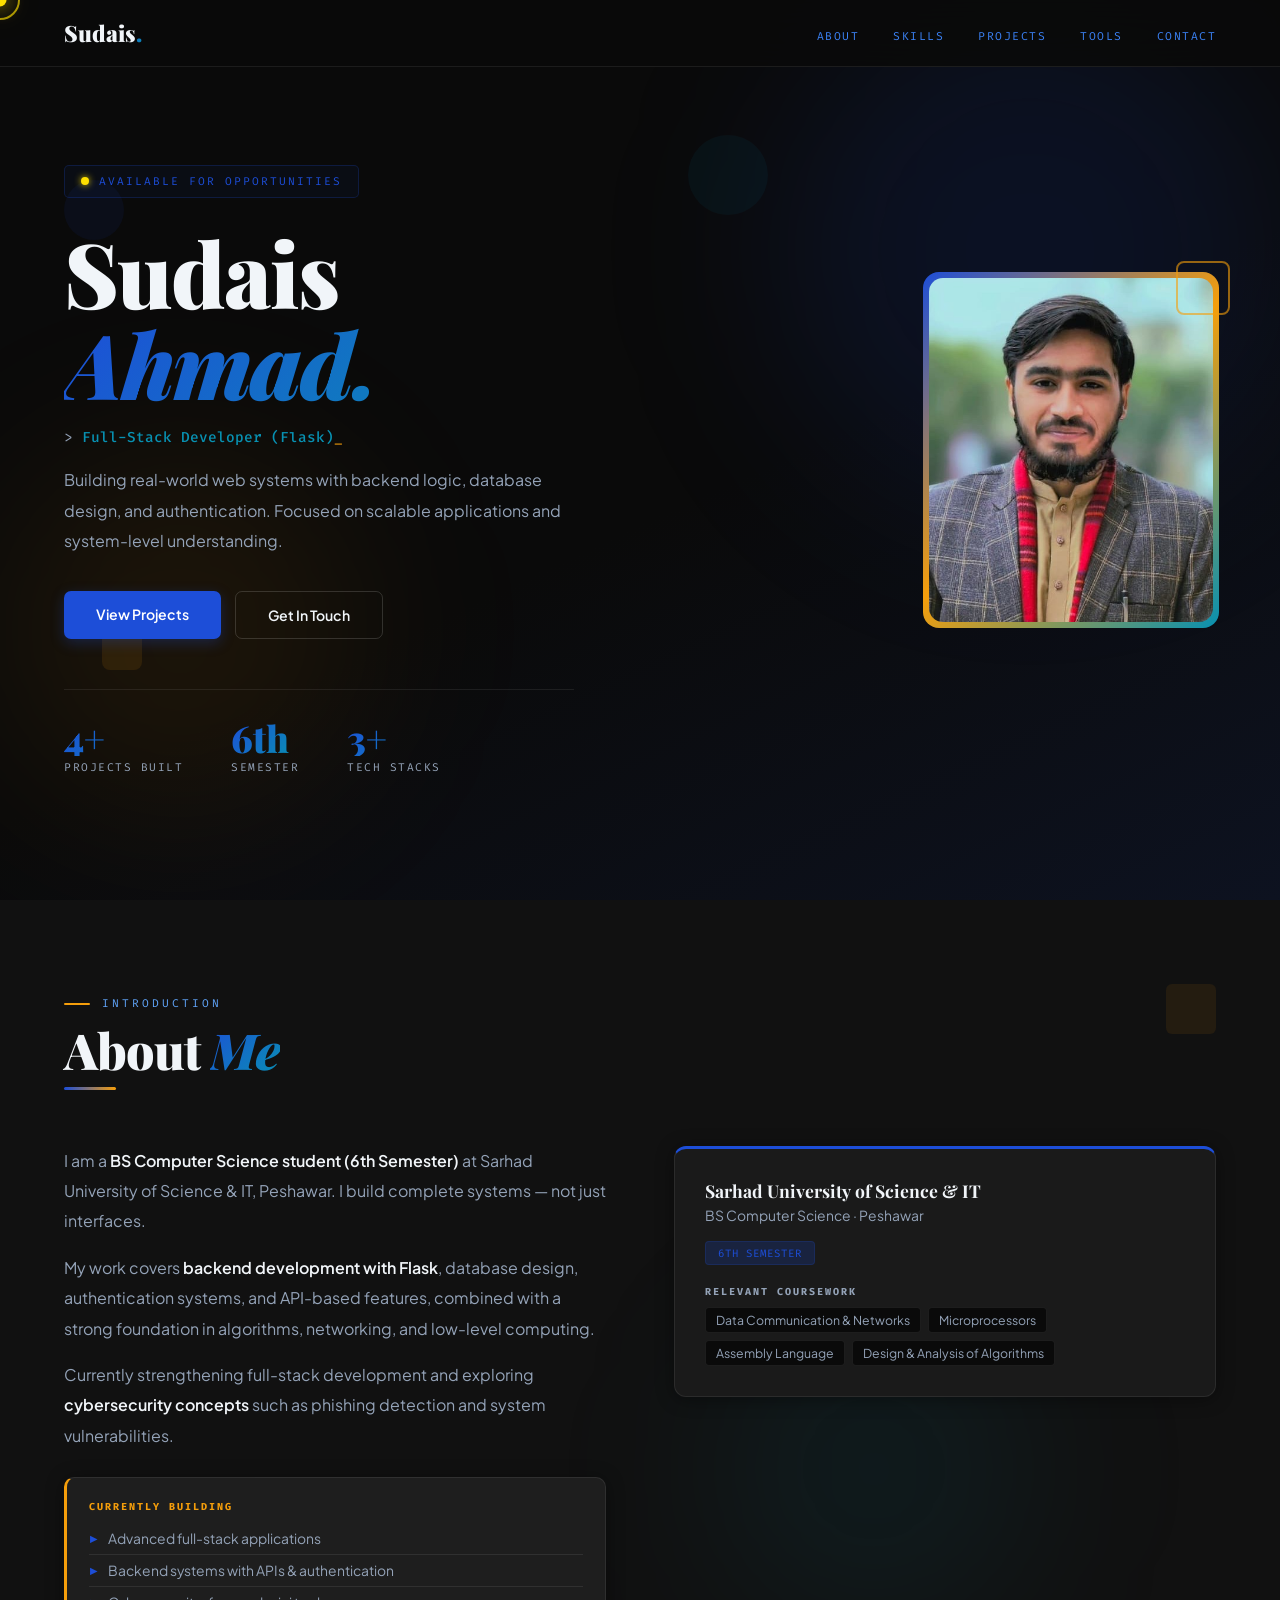
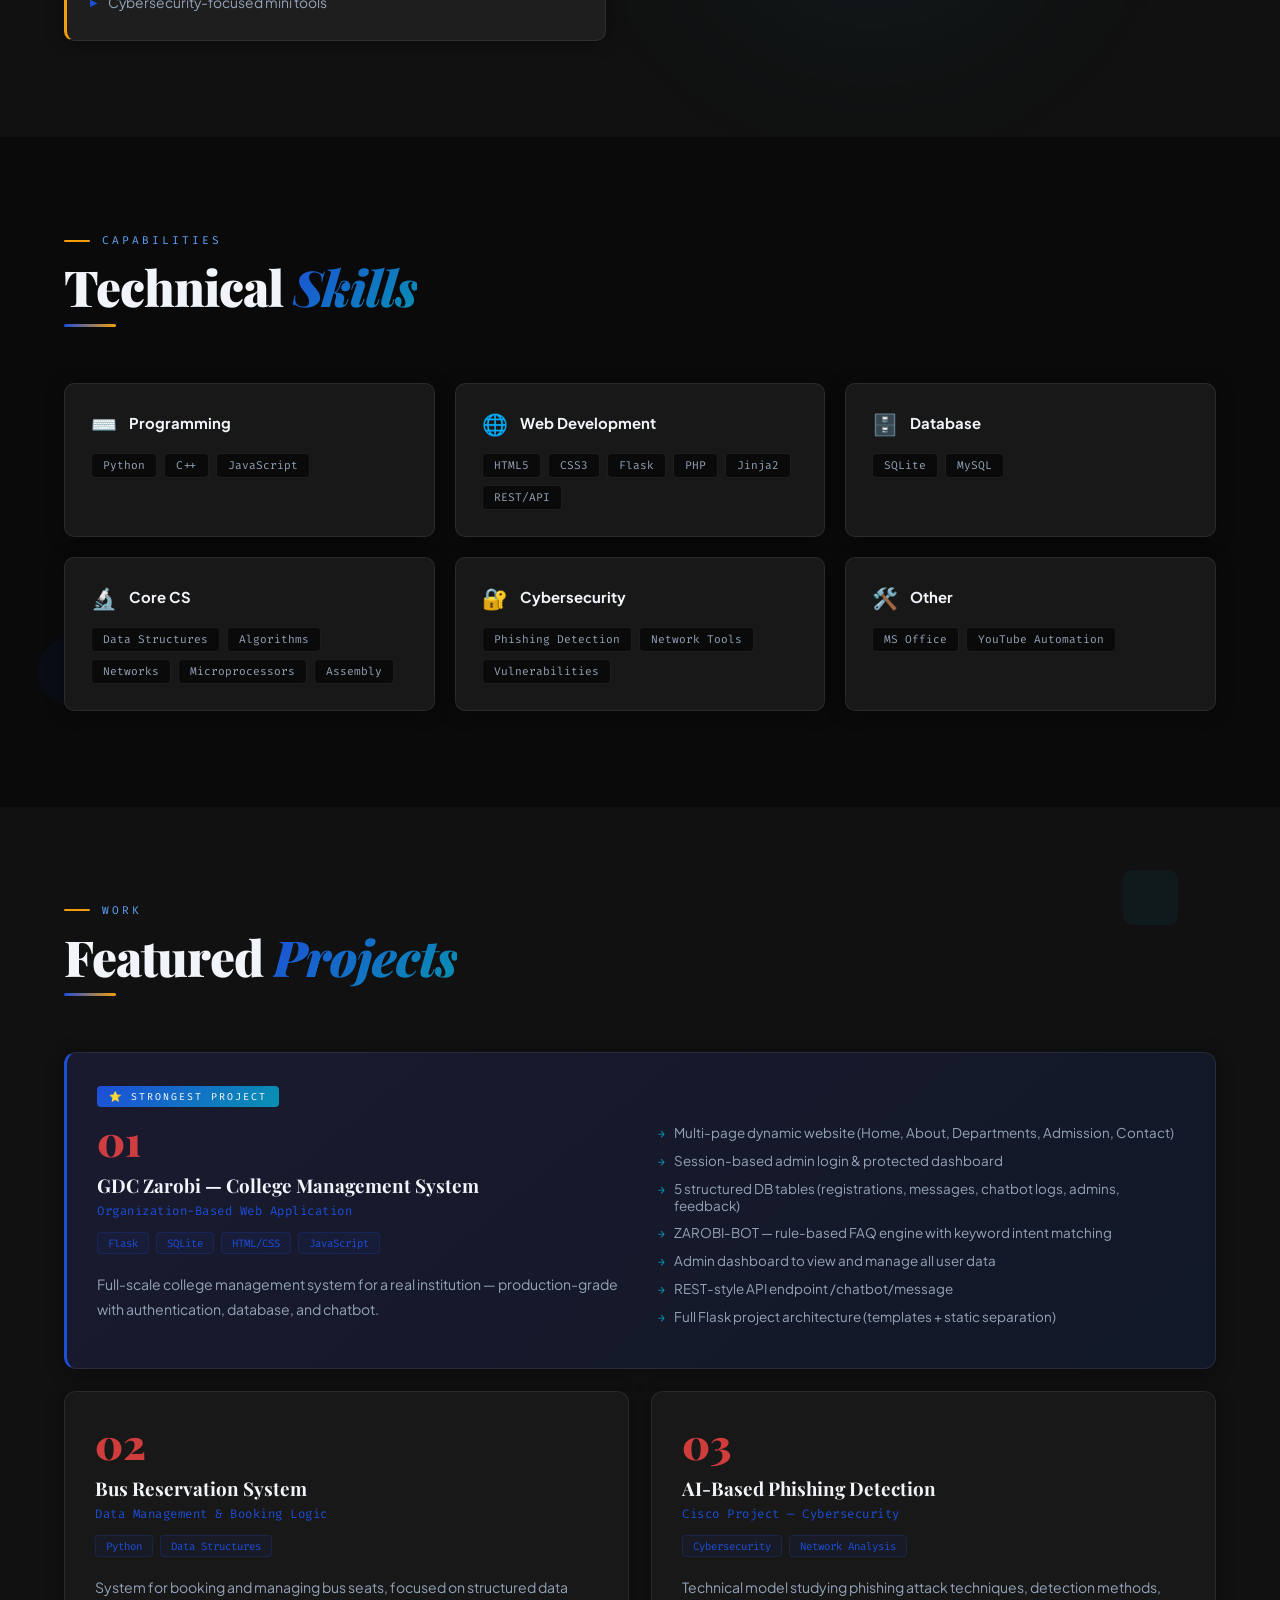
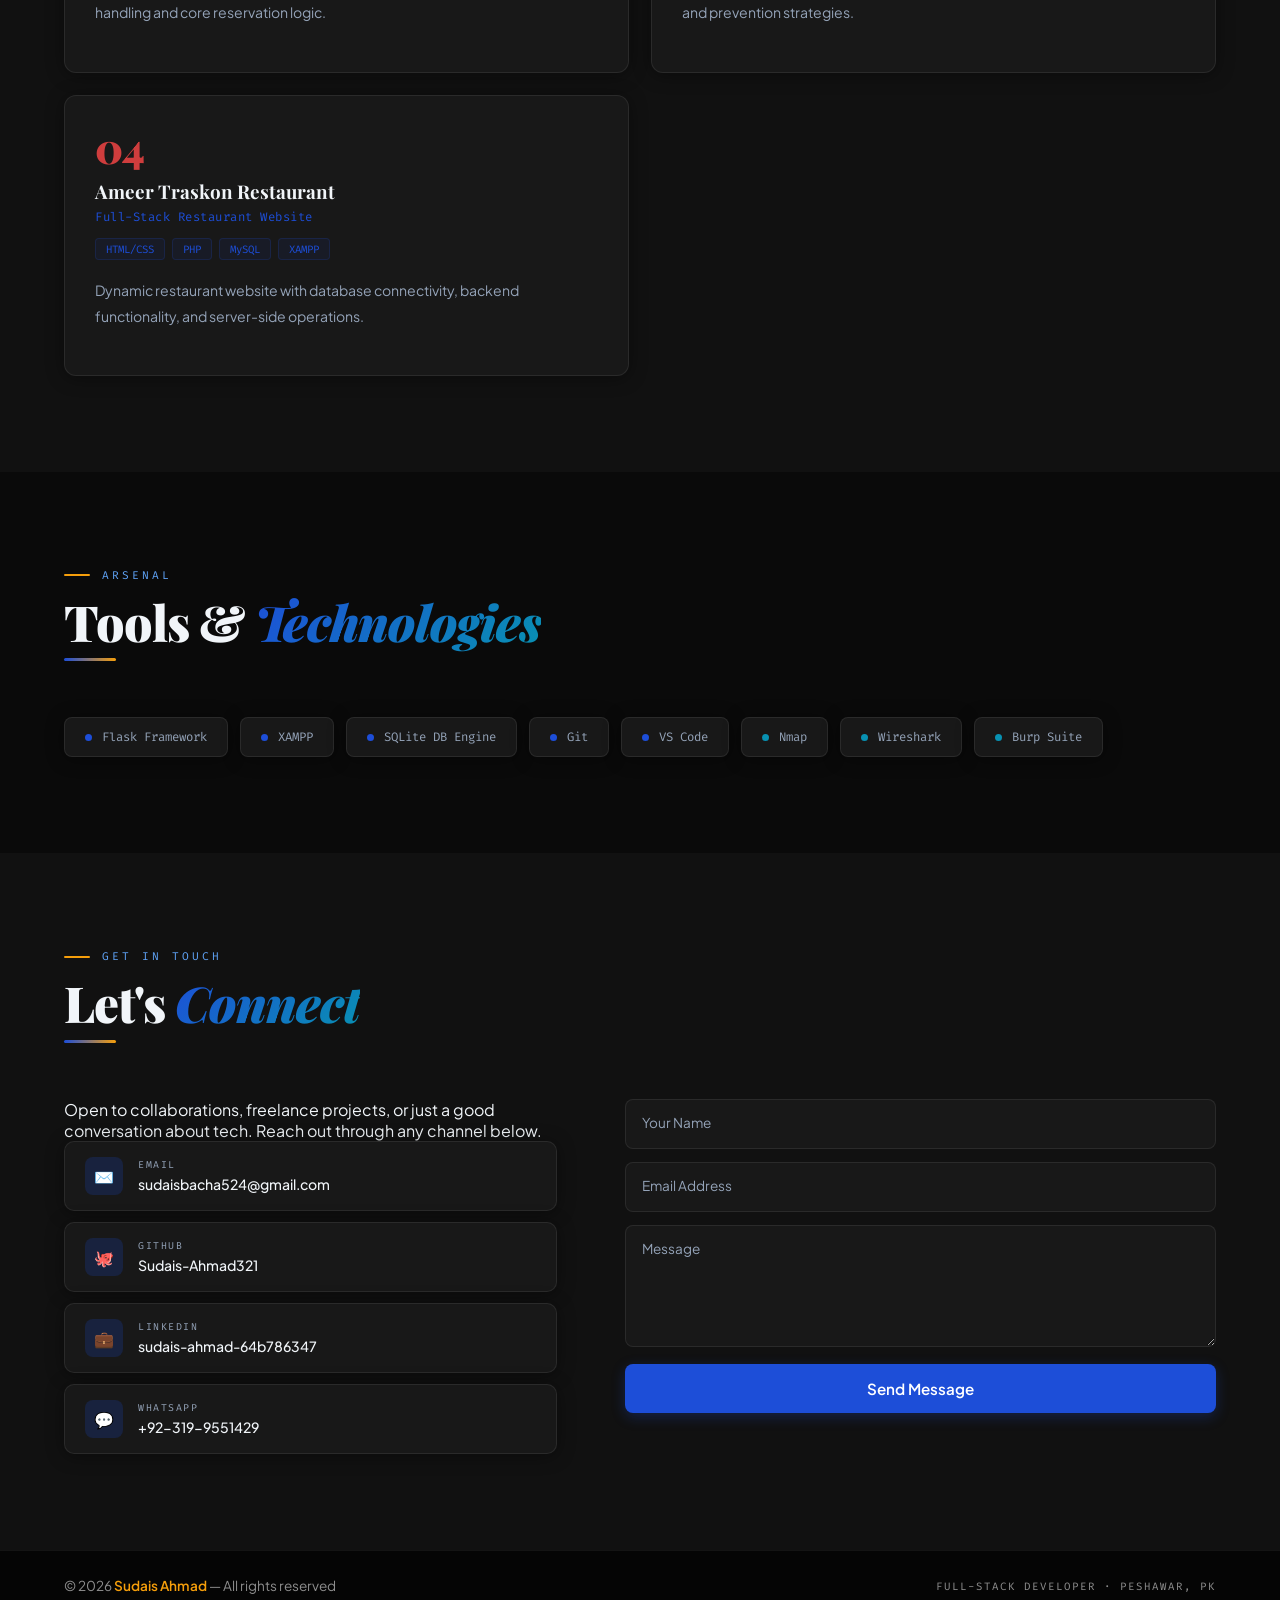
<file: templates/index_backup.html>
<!DOCTYPE html>
<html lang="en">
<head>
<meta charset="UTF-8">
<meta name="viewport" content="width=device-width, initial-scale=1.0">
<title>Sudais Ahmad — Full-Stack Developer</title>
<link href="https://fonts.googleapis.com/css2?family=Playfair+Display:ital,wght@0,700;0,800;0,900;1,700;1,800&family=Plus+Jakarta+Sans:wght@300;400;500;600;700&family=Fira+Code:wght@400;500&display=swap" rel="stylesheet">
<style>
:root{
  --bg:#0a0a0a;--surface:#111111;--card:#181818;--border:rgba(255,255,255,0.08);
  --accent:#1d4ed8;--accent2:#dc2626;--accent3:#0891b2;--gold:#f59e0b;
  --text:#f1f5f9;--muted:#94a3b8;
  --heading-grad:linear-gradient(135deg,#1d4ed8 0%,#0891b2 100%);
  --card-shadow:0 2px 18px rgba(0,0,0,0.4);
}
*,*::before,*::after{box-sizing:border-box;margin:0;padding:0}
html{scroll-behavior:smooth}
body{background:#0a0a0a;color:var(--text);font-family:"Plus Jakarta Sans",sans-serif;overflow-x:hidden;cursor:none}

/* ===== CURSOR ===== */
.cursor{position:fixed;width:13px;height:13px;background:#ffe000;border-radius:50%;pointer-events:none;z-index:9999;transform:translate(-50%,-50%);box-shadow:0 0 18px rgba(255,224,0,.9),0 0 36px rgba(255,224,0,.4);transition:width .15s,height .15s}
.cursor-ring{position:fixed;width:40px;height:40px;border:2px solid rgba(255,224,0,.65);border-radius:50%;pointer-events:none;z-index:9998;transform:translate(-50%,-50%);transition:width .1s,height .1s}
.cursor.big{width:22px;height:22px;background:#ffe000;box-shadow:0 0 24px rgba(255,224,0,1)}
.cursor-ring.big{width:58px;height:58px;border-color:rgba(255,224,0,.45)}

#particles{position:fixed;top:0;left:0;width:100%;height:100%;z-index:0;pointer-events:none}

/* ===== NAV ===== */
nav{position:fixed;top:0;width:100%;z-index:100;padding:18px 64px;display:flex;justify-content:space-between;align-items:center;backdrop-filter:blur(22px);background:rgba(10,10,10,.92);border-bottom:1px solid var(--border);transition:box-shadow .3s}
nav.scrolled{box-shadow:0 4px 20px rgba(0,0,0,.07)}
.nav-logo{font-family:"Playfair Display",serif;font-weight:900;font-size:1.4rem;color:var(--text)}
.nav-logo span{background:var(--heading-grad);-webkit-background-clip:text;-webkit-text-fill-color:transparent;background-clip:text}
.nav-links{display:flex;gap:34px;list-style:none}
.nav-links a{font-family:"Fira Code",monospace;font-size:.71rem;color:#3b82f6;text-decoration:none;letter-spacing:1.5px;text-transform:uppercase;transition:color .3s;position:relative}
.nav-links a::after{content:"";position:absolute;bottom:-4px;left:0;width:0;height:2px;background:var(--gold);transition:width .3s;border-radius:2px}
.nav-links a:hover{color:var(--accent)}
.nav-links a:hover::after{width:100%}

main{position:relative;z-index:1}
section{position:relative}

/* ===== FLOATING SHAPES ===== */
.float-shape{position:absolute;border-radius:50%;pointer-events:none;z-index:0;animation:floatAnim var(--dur,8s) ease-in-out infinite alternate}
@keyframes floatAnim{from{transform:translateY(0) rotate(0deg)}to{transform:translateY(-30px) rotate(15deg)}}

/* ===== HERO ===== */
#hero{min-height:100vh;display:flex;align-items:center;padding:120px 64px 80px;overflow:hidden;background:linear-gradient(155deg,#0a0a0a 55%,#0d1220 100%)}
.hero-content{max-width:760px;position:relative;z-index:2}
.hero-tag{display:inline-flex;align-items:center;gap:10px;font-family:"Fira Code",monospace;font-size:.7rem;color:var(--accent);letter-spacing:2px;text-transform:uppercase;border:1.5px solid rgba(29,78,216,.22);background:rgba(29,78,216,.05);padding:8px 16px;border-radius:5px;margin-bottom:28px;opacity:0;animation:fadeUp .8s .2s forwards}
.hero-tag::before{content:"";width:8px;height:8px;background:#ffe000;border-radius:50%;animation:pulse 1.5s infinite;box-shadow:0 0 7px rgba(255,224,0,.9);flex-shrink:0}
@keyframes pulse{0%,100%{opacity:1;transform:scale(1)}50%{opacity:.5;transform:scale(.7)}}

.hero-name{font-family:"Playfair Display",serif;font-weight:900;font-size:clamp(3rem,7vw,6.2rem);line-height:1.02;letter-spacing:-2px;color:var(--text);opacity:0;animation:fadeUp .9s .4s forwards}
.hero-name .line2{display:block;background:var(--heading-grad);-webkit-background-clip:text;-webkit-text-fill-color:transparent;background-clip:text;font-style:italic}

.hero-title{font-family:"Fira Code",monospace;font-size:.9rem;color:var(--muted);margin-top:20px;opacity:0;animation:fadeUp .9s .6s forwards}
.typed-text{color:var(--accent3);font-weight:500}
.hero-desc{font-size:1rem;color:var(--muted);line-height:1.9;max-width:510px;margin-top:18px;opacity:0;animation:fadeUp .9s .8s forwards}
.hero-btns{display:flex;gap:14px;margin-top:34px;opacity:0;animation:fadeUp .9s 1s forwards}
.btn-primary{background:var(--accent);color:#fff;padding:14px 32px;font-family:"Plus Jakarta Sans",sans-serif;font-weight:600;font-size:.88rem;border:none;cursor:pointer;text-decoration:none;transition:all .3s;border-radius:7px;box-shadow:0 4px 14px rgba(29,78,216,.28)}
.btn-primary:hover{transform:translateY(-3px);box-shadow:0 12px 30px rgba(29,78,216,.4);background:#1e40af}
.btn-secondary{background:transparent;color:#f1f5f9;padding:14px 32px;font-family:"Plus Jakarta Sans",sans-serif;font-weight:600;font-size:.88rem;border:1.5px solid rgba(255,255,255,.15);cursor:pointer;text-decoration:none;transition:all .3s;border-radius:7px}
.btn-secondary:hover{border-color:var(--accent);color:var(--accent);background:rgba(29,78,216,.04)}
.hero-stats{display:flex;gap:48px;margin-top:50px;padding-top:30px;border-top:1px solid var(--border);opacity:0;animation:fadeUp .9s 1.2s forwards}
.stat-num{font-family:"Playfair Display",serif;font-weight:900;font-size:2.3rem;line-height:1;background:var(--heading-grad);-webkit-background-clip:text;-webkit-text-fill-color:transparent;background-clip:text}
.stat-label{font-size:.7rem;color:var(--muted);margin-top:4px;text-transform:uppercase;letter-spacing:1.5px;font-family:"Fira Code",monospace}

/* ===== PHOTO ===== */
.hero-visual{position:absolute;right:64px;top:50%;transform:translateY(-50%);opacity:0;animation:fadeLeft 1s .6s forwards;z-index:2}
.photo-frame{width:290px;height:350px;position:relative}
.photo-frame::before{content:"";position:absolute;inset:-3px;background:linear-gradient(135deg,var(--accent),var(--gold),var(--accent3));border-radius:16px;z-index:-1;animation:borderSpin 4s linear infinite}
@keyframes borderSpin{0%{background:linear-gradient(135deg,#1d4ed8,#f59e0b,#0891b2)}50%{background:linear-gradient(315deg,#0891b2,#f59e0b,#1d4ed8)}100%{background:linear-gradient(135deg,#1d4ed8,#f59e0b,#0891b2)}}
.photo-inner{position:absolute;inset:3px;border-radius:14px;overflow:hidden}
.photo-inner img{width:100%;height:100%;object-fit:cover;object-position:top center;transition:transform .5s}
.photo-frame:hover .photo-inner img{transform:scale(1.05)}
.photo-badge{position:absolute;bottom:-16px;left:-20px;background:#1a1a1a;border:1px solid var(--border);padding:10px 18px;border-radius:8px;font-family:"Fira Code",monospace;font-size:.65rem;color:#60a5fa;letter-spacing:1px;box-shadow:0 4px 16px rgba(0,0,0,.5);animation:badgeBob 3s ease-in-out infinite}
@keyframes badgeBob{0%,100%{transform:translateY(0)}50%{transform:translateY(-6px)}}
.photo-accent{position:absolute;top:-14px;right:-14px;width:54px;height:54px;border-radius:8px;border:2px solid var(--gold);opacity:.6;animation:spinSlow 8s linear infinite}
@keyframes spinSlow{from{transform:rotate(0deg)}to{transform:rotate(360deg)}}

@keyframes fadeUp{from{opacity:0;transform:translateY(26px)}to{opacity:1;transform:translateY(0)}}
@keyframes fadeLeft{from{opacity:0;transform:translate(26px,-50%)}to{opacity:1;transform:translate(0,-50%)}}

/* ===== SHARED ===== */
.section-wrap{padding:96px 64px}
.section-header{margin-bottom:56px}
.section-label{font-family:"Fira Code",monospace;font-size:.7rem;color:#60a5fa;letter-spacing:3px;text-transform:uppercase;display:flex;align-items:center;gap:12px;margin-bottom:12px}
.section-label::before{content:"";display:block;width:26px;height:2px;background:var(--gold);border-radius:2px}
.section-title{font-family:"Playfair Display",serif;font-weight:900;font-size:clamp(2rem,4vw,3.1rem);line-height:1.08;letter-spacing:-1px;color:var(--text)}
.section-title .accent{background:var(--heading-grad);-webkit-background-clip:text;-webkit-text-fill-color:transparent;background-clip:text;font-style:italic}
.section-divider{width:52px;height:3px;background:linear-gradient(90deg,var(--accent),var(--gold));border-radius:2px;margin-top:10px}

.reveal{opacity:0;transform:translateY(32px);transition:opacity .75s ease,transform .75s ease}
.reveal.visible{opacity:1;transform:translateY(0)}

/* ===== ABOUT ===== */
#about{background:#111111}
.about-grid{display:grid;grid-template-columns:1fr 1fr;gap:68px;align-items:start}
.about-text p{font-size:1rem;color:var(--muted);line-height:1.9;margin-bottom:16px}
.about-text p strong{color:var(--text);font-weight:600}

/* CURRENTLY CARD — color change on hover, text stays readable */
.currently-card{
  background:#1e1e1e;border:1px solid var(--border);padding:22px;margin-top:26px;
  border-radius:10px;box-shadow:var(--card-shadow);border-left:3px solid var(--gold);
  transition:background .35s,border-color .35s,transform .35s cubic-bezier(.34,1.56,.64,1);
}
.currently-card:hover{background:linear-gradient(135deg,#1d4ed8,#0891b2);border-left-color:#fff;transform:translateX(6px)}
.currently-card h4{font-family:"Fira Code",monospace;font-size:.63rem;color:var(--gold);letter-spacing:2px;margin-bottom:10px;transition:color .35s}
.currently-card:hover h4{color:#fde68a}
.currently-items{list-style:none}
.currently-items li{font-size:.87rem;color:var(--muted);padding:7px 0;border-bottom:1px solid var(--border);display:flex;align-items:center;gap:10px;transition:color .35s,border-color .35s}
.currently-items li:last-child{border-bottom:none}
.currently-items li::before{content:"▶";color:var(--accent);font-size:.6rem;transition:color .35s}
.currently-card:hover .currently-items li{color:#e0e7ff;border-bottom-color:rgba(255,255,255,.15)}
.currently-card:hover .currently-items li::before{color:#fde68a}

/* EDU CARD */
.edu-card{background:#1a1a1a;border:1px solid var(--border);padding:30px;border-radius:12px;box-shadow:var(--card-shadow);border-top:3px solid var(--accent);transition:all .4s cubic-bezier(.34,1.56,.64,1)}
.edu-card:hover{transform:translateY(-8px) scale(1.02);box-shadow:0 24px 52px rgba(29,78,216,.3);background:linear-gradient(140deg,#1a1a2e,#0e1a30)}
.edu-uni{font-family:"Playfair Display",serif;font-weight:700;font-size:1.1rem;margin-bottom:5px;color:var(--text)}
.edu-degree{font-size:.87rem;color:var(--muted);margin-bottom:16px}
.edu-badge{display:inline-block;background:rgba(29,78,216,.2);border:1px solid rgba(29,78,216,.18);color:var(--accent);font-family:"Fira Code",monospace;font-size:.67rem;padding:4px 12px;border-radius:4px;letter-spacing:1px}
.coursework{margin-top:20px}
.coursework h5{font-family:"Fira Code",monospace;font-size:.63rem;color:var(--muted);letter-spacing:2px;margin-bottom:9px}
.course-tags{display:flex;flex-wrap:wrap;gap:7px}
.course-tag{font-size:.77rem;color:var(--muted);border:1px solid var(--border);padding:4px 10px;border-radius:4px;background:#0a0a0a;transition:all .25s}
.course-tag:hover{background:var(--accent);color:#fff;border-color:var(--accent);transform:translateY(-2px)}

/* ===== SKILLS ===== */
#skills{background:#0a0a0a}
.skills-grid{display:grid;grid-template-columns:repeat(3,1fr);gap:20px}

/* SKILL CARD — bg color change on hover, text always visible */
.skill-category{
  background:#181818;border:1px solid var(--border);padding:26px;border-radius:10px;
  box-shadow:var(--card-shadow);
  transition:transform .38s cubic-bezier(.34,1.56,.64,1),box-shadow .38s,background .35s,border-color .35s;
  position:relative;overflow:hidden;
}
.skill-category::before{content:"";position:absolute;inset:0;background:radial-gradient(circle at var(--mx,50%) var(--my,50%),rgba(29,78,216,.08) 0%,transparent 60%);opacity:0;transition:opacity .3s;pointer-events:none}
.skill-category:hover{transform:translateY(-10px) scale(1.03);box-shadow:0 24px 56px rgba(29,78,216,.15);background:linear-gradient(135deg,#1d4ed8 0%,#0891b2 100%);border-color:transparent}
.skill-category:hover::before{opacity:1}
.skill-cat-name{font-family:"Plus Jakarta Sans",sans-serif;font-weight:700;font-size:.93rem;color:var(--text);transition:color .35s}
.skill-category:hover .skill-cat-name{color:#fff}
.skill-category:hover .skill-icon{filter:brightness(10)}
.skill-tags{display:flex;flex-wrap:wrap;gap:7px}
.skill-tag{font-family:"Fira Code",monospace;font-size:.7rem;color:var(--muted);border:1px solid var(--border);padding:4px 11px;border-radius:4px;background:#0a0a0a;transition:all .25s}
.skill-category:hover .skill-tag{background:rgba(255,255,255,.18);color:#e0e7ff;border-color:rgba(255,255,255,.25)}
.skill-cat-header{display:flex;align-items:center;gap:12px;margin-bottom:16px}
.skill-icon{font-size:1.3rem;transition:filter .3s}

/* ===== PROJECTS ===== */
#projects{background:#111111}
.projects-grid{display:grid;grid-template-columns:1fr 1fr;gap:22px}

/* PROJECT CARD — bg change on hover */
.project-card{
  background:#181818;border:1px solid var(--border);padding:30px;border-radius:12px;
  box-shadow:var(--card-shadow);position:relative;overflow:hidden;cursor:pointer;
  transition:transform .4s cubic-bezier(.34,1.56,.64,1),box-shadow .4s,background .35s,border-color .35s;
}
.project-card::before{content:"";position:absolute;top:0;left:0;right:0;height:3px;background:linear-gradient(90deg,var(--accent),var(--accent3));transform:scaleX(0);transform-origin:left;transition:transform .4s;border-radius:12px 12px 0 0}
.project-card::after{content:"";position:absolute;inset:0;background:radial-gradient(circle at var(--mx,50%) var(--my,50%),rgba(29,78,216,.06) 0%,transparent 55%);opacity:0;transition:opacity .3s;border-radius:12px;pointer-events:none}
.project-card:hover{transform:translateY(-8px) scale(1.012);box-shadow:0 28px 60px rgba(29,78,216,.15);background:linear-gradient(135deg,#1e3a8a 0%,#0e7490 100%);border-color:transparent}
.project-card:hover::before{transform:scaleX(1)}
.project-card:hover::after{opacity:1}
.project-card.featured{grid-column:1/-1;background:linear-gradient(140deg,#1a1a2e,#111827);border-left:3px solid var(--accent)}
.project-card.featured:hover{background:linear-gradient(140deg,#1e3a8a,#0e7490);border-left-color:#60a5fa}
.project-num{font-family:"Playfair Display",serif;font-weight:900;font-size:2.6rem;color:#ef4444;-webkit-text-fill-color:#ef4444;opacity:.85;line-height:1;margin-bottom:12px;transition:opacity .3s,color .3s}
.project-card:hover .project-num{opacity:1;color:#ff6b6b;-webkit-text-fill-color:#ff6b6b}
.project-name{font-family:"Playfair Display",serif;font-weight:700;font-size:1.18rem;margin-bottom:5px;color:var(--text);transition:color .35s}
.project-card:hover .project-name{color:#fff}
.project-sub{font-size:.77rem;color:var(--accent);font-family:"Fira Code",monospace;margin-bottom:13px;letter-spacing:.5px;transition:color .35s}
.project-card:hover .project-sub{color:#93c5fd}
.project-desc{font-size:.88rem;color:var(--muted);line-height:1.8;margin-bottom:16px;transition:color .35s}
.project-card:hover .project-desc{color:#bfdbfe}
.project-stack{display:flex;flex-wrap:wrap;gap:7px;margin-bottom:18px}
.stack-badge{font-family:"Fira Code",monospace;font-size:.67rem;background:rgba(29,78,216,.07);border:1px solid rgba(29,78,216,.18);color:var(--accent);padding:3px 10px;border-radius:4px;transition:all .3s}
.project-card:hover .stack-badge{background:rgba(255,255,255,.15);border-color:rgba(255,255,255,.3);color:#e0e7ff}
.project-features{list-style:none}
.project-features li{font-size:.84rem;color:var(--muted);padding:5px 0;display:flex;align-items:flex-start;gap:9px;transition:color .35s}
.project-card:hover .project-features li{color:#bfdbfe}
.project-features li::before{content:"→";color:var(--accent3);font-family:"Fira Code",monospace;font-size:.72rem;margin-top:3px;flex-shrink:0;transition:color .3s}
.project-card:hover .project-features li::before{color:#67e8f9}
.featured-inner{display:grid;grid-template-columns:1fr 1fr;gap:34px;align-items:start}
.featured-badge{display:inline-block;background:linear-gradient(135deg,var(--accent),var(--accent3));color:#fff;font-family:"Fira Code",monospace;font-size:.62rem;padding:4px 12px;border-radius:4px;letter-spacing:2px;margin-bottom:12px;text-transform:uppercase}

/* ===== TOOLS ===== */
#tools{background:#0a0a0a}
.tools-row{display:flex;flex-wrap:wrap;gap:12px}
.tool-chip{
  display:flex;align-items:center;gap:10px;background:#181818;border:1px solid var(--border);
  padding:11px 20px;border-radius:8px;font-family:"Fira Code",monospace;font-size:.77rem;
  color:var(--muted);box-shadow:var(--card-shadow);
  transition:all .35s cubic-bezier(.34,1.56,.64,1);
}
.tool-chip:hover{background:linear-gradient(135deg,var(--accent),var(--accent3));color:#fff;border-color:transparent;transform:translateY(-6px) scale(1.06);box-shadow:0 14px 32px rgba(29,78,216,.2)}
.tool-chip:hover .tool-dot{background:#fff}
.tool-dot{width:7px;height:7px;border-radius:50%;background:var(--accent);flex-shrink:0;transition:background .3s}

/* ===== CONTACT ===== */
#contact{background:#111111}
.contact-grid{display:grid;grid-template-columns:1fr 1.2fr;gap:68px;align-items:start}
.contact-text p{font-size:1rem;color:var(--muted);line-height:1.9;margin-bottom:26px}
.contact-links{display:flex;flex-direction:column;gap:11px}
.contact-link{
  display:flex;align-items:center;gap:15px;background:#181818;border:1px solid var(--border);
  padding:15px 20px;border-radius:10px;text-decoration:none;color:var(--text);
  box-shadow:var(--card-shadow);transition:all .38s cubic-bezier(.34,1.56,.64,1);
}
.contact-link:hover{background:linear-gradient(135deg,var(--accent),var(--accent3));border-color:transparent;transform:translateX(8px) translateY(-2px);box-shadow:0 12px 30px rgba(29,78,216,.2)}
.contact-link:hover .contact-info small,.contact-link:hover .contact-info span{color:#e0e7ff}
.contact-icon{width:38px;height:38px;background:rgba(29,78,216,.2);border-radius:8px;display:flex;align-items:center;justify-content:center;font-size:1rem;flex-shrink:0;transition:background .3s}
.contact-link:hover .contact-icon{background:rgba(255,255,255,.2)}
.contact-info small{font-family:"Fira Code",monospace;font-size:.62rem;color:var(--muted);letter-spacing:1.5px;display:block;margin-bottom:2px;transition:color .3s}
.contact-info span{font-size:.88rem;font-weight:500;transition:color .3s}
.contact-form{display:flex;flex-direction:column;gap:13px}
.form-group{position:relative}
.form-group input,.form-group textarea{width:100%;background:#181818;border:1.5px solid var(--border);padding:15px 17px;color:var(--text);font-family:"Plus Jakarta Sans",sans-serif;font-size:.9rem;outline:none;transition:border-color .3s,box-shadow .3s;border-radius:8px;resize:vertical}
.form-group input:focus,.form-group textarea:focus{border-color:var(--accent);box-shadow:0 0 0 3px rgba(29,78,216,.08)}
.form-group label{position:absolute;left:17px;top:15px;font-size:.85rem;color:var(--muted);transition:all .2s;pointer-events:none}
.form-group input:focus+label,.form-group input:not(:placeholder-shown)+label,.form-group textarea:focus+label,.form-group textarea:not(:placeholder-shown)+label{top:-10px;left:11px;font-size:.67rem;color:var(--accent);background:#181818;padding:0 6px;font-family:"Fira Code",monospace;letter-spacing:1px;border-radius:3px}

/* ===== FOOTER ===== */
footer{background:#050505;color:rgba(255,255,255,.55);border-top:1px solid rgba(255,255,255,.06);padding:26px 64px;display:flex;justify-content:space-between;align-items:center}
.footer-left{font-family:"Plus Jakarta Sans",sans-serif;font-size:.85rem}
.footer-left span{color:var(--gold);font-weight:600}
.footer-right{font-family:"Fira Code",monospace;font-size:.67rem;letter-spacing:2px;text-transform:uppercase}

/* ORBS */
.orb{position:absolute;border-radius:50%;filter:blur(90px);pointer-events:none;z-index:0}
.orb-1{width:500px;height:500px;background:rgba(29,78,216,.12);top:0;right:0;animation:orbPulse 6s ease-in-out infinite alternate}
.orb-2{width:360px;height:360px;background:rgba(245,158,11,.08);bottom:10%;left:0;animation:orbPulse 8s ease-in-out infinite alternate}
.orb-3{width:300px;height:300px;background:rgba(8,145,178,.09);top:50%;right:20%;animation:orbPulse 7s ease-in-out infinite alternate}
@keyframes orbPulse{from{transform:scale(1)}to{transform:scale(1.3)}}

/* SCROLL PROGRESS */
#scroll-progress{position:fixed;top:0;left:0;height:3px;background:linear-gradient(90deg,var(--accent),#ffe000);z-index:200;transition:width .1s}

::-webkit-scrollbar{width:4px}
::-webkit-scrollbar-track{background:#0a0a0a}
::-webkit-scrollbar-thumb{background:var(--accent);border-radius:2px}

@media(max-width:960px){
  nav{padding:16px 22px}.nav-links{display:none}
  #hero{padding:100px 22px 60px}.hero-visual{display:none}
  .section-wrap{padding:64px 22px}
  .about-grid,.contact-grid,.projects-grid,.skills-grid,.featured-inner{grid-template-columns:1fr;gap:24px}
  .project-card.featured{grid-column:1}
  footer{flex-direction:column;gap:10px;padding:20px 22px;text-align:center}
}
</style>
</head>
<body>

<div id="scroll-progress"></div>
<div class="cursor" id="cursor"></div>
<div class="cursor-ring" id="cursorRing"></div>
<canvas id="particles"></canvas>

<!-- NAV -->
<nav id="navbar">
  <div class="nav-logo">Sudais<span>.</span></div>
  <ul class="nav-links">
    <li><a href="#about">About</a></li>
    <li><a href="#skills">Skills</a></li>
    <li><a href="#projects">Projects</a></li>
    <li><a href="#tools">Tools</a></li>
    <li><a href="#contact">Contact</a></li>
  </ul>
</nav>

<!-- HERO -->
<section id="hero">
  <div class="orb orb-1"></div>
  <div class="orb orb-2"></div>
  <!-- floating shapes -->
  <div class="float-shape" style="width:60px;height:60px;background:rgba(29,78,216,.07);top:20%;left:5%;--dur:7s"></div>
  <div class="float-shape" style="width:40px;height:40px;background:rgba(245,158,11,.1);top:70%;left:8%;--dur:9s;border-radius:8px"></div>
  <div class="float-shape" style="width:80px;height:80px;background:rgba(8,145,178,.06);top:15%;right:40%;--dur:11s"></div>

  <div class="hero-content">
    <div class="hero-tag">Available for Opportunities</div>
    <h1 class="hero-name">Sudais<span class="line2">Ahmad.</span></h1>
    <p class="hero-title">&gt;&nbsp;<span class="typed-text" id="typed"></span><span id="blink" style="color:#f59e0b;display:inline-block">_</span></p>
    <p class="hero-desc">Building real-world web systems with backend logic, database design, and authentication. Focused on scalable applications and system-level understanding.</p>
    <div class="hero-btns">
      <a href="#projects" class="btn-primary">View Projects</a>
      <a href="#contact" class="btn-secondary">Get In Touch</a>
    </div>
    <div class="hero-stats">
      <div><div class="stat-num">4+</div><div class="stat-label">Projects Built</div></div>
      <div><div class="stat-num">6th</div><div class="stat-label">Semester</div></div>
      <div><div class="stat-num">3+</div><div class="stat-label">Tech Stacks</div></div>
    </div>
  </div>

  <div class="hero-visual">
    <div class="photo-frame">
      <div class="photo-inner">
        <img src="[data-uri]" alt="Sudais Ahmad">
      </div>
      
      <div class="photo-accent"></div>
    </div>
  </div>
</section>

<!-- ABOUT -->
<section id="about">
  <div class="section-wrap">
    <div class="orb orb-3"></div>
    <div class="float-shape" style="width:50px;height:50px;background:rgba(245,158,11,.08);top:10%;right:5%;--dur:10s;border-radius:6px"></div>
    <div class="section-header reveal">
      <div class="section-label">Introduction</div>
      <h2 class="section-title">About <span class="accent">Me</span></h2>
      <div class="section-divider"></div>
    </div>
    <div class="about-grid">
      <div class="about-text reveal">
        <p>I am a <strong>BS Computer Science student (6th Semester)</strong> at Sarhad University of Science & IT, Peshawar. I build complete systems — not just interfaces.</p>
        <p>My work covers <strong>backend development with Flask</strong>, database design, authentication systems, and API-based features, combined with a strong foundation in algorithms, networking, and low-level computing.</p>
        <p>Currently strengthening full-stack development and exploring <strong>cybersecurity concepts</strong> such as phishing detection and system vulnerabilities.</p>
        <div class="currently-card">
          <h4>CURRENTLY BUILDING</h4>
          <ul class="currently-items">
            <li>Advanced full-stack applications</li>
            <li>Backend systems with APIs &amp; authentication</li>
            <li>Cybersecurity-focused mini tools</li>
          </ul>
        </div>
      </div>
      <div class="reveal">
        <div class="edu-card">
          <div class="edu-uni">Sarhad University of Science &amp; IT</div>
          <div class="edu-degree">BS Computer Science · Peshawar</div>
          <span class="edu-badge">6TH SEMESTER</span>
          <div class="coursework">
            <h5>RELEVANT COURSEWORK</h5>
            <div class="course-tags">
              <span class="course-tag">Data Communication &amp; Networks</span>
              <span class="course-tag">Microprocessors</span>
              <span class="course-tag">Assembly Language</span>
              <span class="course-tag">Design &amp; Analysis of Algorithms</span>
            </div>
          </div>
        </div>
      </div>
    </div>
  </div>
</section>

<!-- SKILLS -->
<section id="skills">
  <div class="section-wrap">
    <div class="float-shape" style="width:70px;height:70px;background:rgba(29,78,216,.06);bottom:15%;left:3%;--dur:12s"></div>
    <div class="section-header reveal">
      <div class="section-label">Capabilities</div>
      <h2 class="section-title">Technical <span class="accent">Skills</span></h2>
      <div class="section-divider"></div>
    </div>
    <div class="skills-grid">
      <div class="skill-category reveal"><div class="skill-cat-header"><span class="skill-icon">⌨️</span><span class="skill-cat-name">Programming</span></div><div class="skill-tags"><span class="skill-tag">Python</span><span class="skill-tag">C++</span><span class="skill-tag">JavaScript</span></div></div>
      <div class="skill-category reveal"><div class="skill-cat-header"><span class="skill-icon">🌐</span><span class="skill-cat-name">Web Development</span></div><div class="skill-tags"><span class="skill-tag">HTML5</span><span class="skill-tag">CSS3</span><span class="skill-tag">Flask</span><span class="skill-tag">PHP</span><span class="skill-tag">Jinja2</span><span class="skill-tag">REST/API</span></div></div>
      <div class="skill-category reveal"><div class="skill-cat-header"><span class="skill-icon">🗄️</span><span class="skill-cat-name">Database</span></div><div class="skill-tags"><span class="skill-tag">SQLite</span><span class="skill-tag">MySQL</span></div></div>
      <div class="skill-category reveal"><div class="skill-cat-header"><span class="skill-icon">🔬</span><span class="skill-cat-name">Core CS</span></div><div class="skill-tags"><span class="skill-tag">Data Structures</span><span class="skill-tag">Algorithms</span><span class="skill-tag">Networks</span><span class="skill-tag">Microprocessors</span><span class="skill-tag">Assembly</span></div></div>
      <div class="skill-category reveal"><div class="skill-cat-header"><span class="skill-icon">🔐</span><span class="skill-cat-name">Cybersecurity</span></div><div class="skill-tags"><span class="skill-tag">Phishing Detection</span><span class="skill-tag">Network Tools</span><span class="skill-tag">Vulnerabilities</span></div></div>
      <div class="skill-category reveal"><div class="skill-cat-header"><span class="skill-icon">🛠️</span><span class="skill-cat-name">Other</span></div><div class="skill-tags"><span class="skill-tag">MS Office</span><span class="skill-tag">YouTube Automation</span></div></div>
    </div>
  </div>
</section>

<!-- PROJECTS -->
<section id="projects">
  <div class="section-wrap">
    <div class="float-shape" style="width:55px;height:55px;background:rgba(8,145,178,.07);top:5%;right:8%;--dur:9s;border-radius:10px"></div>
    <div class="section-header reveal">
      <div class="section-label">Work</div>
      <h2 class="section-title">Featured <span class="accent">Projects</span></h2>
      <div class="section-divider"></div>
    </div>
    <div class="projects-grid">
      <div class="project-card featured reveal">
        <span class="featured-badge">⭐ Strongest Project</span>
        <div class="featured-inner">
          <div>
            <div class="project-num">01</div>
            <div class="project-name">GDC Zarobi — College Management System</div>
            <div class="project-sub">Organization-Based Web Application</div>
            <div class="project-stack"><span class="stack-badge">Flask</span><span class="stack-badge">SQLite</span><span class="stack-badge">HTML/CSS</span><span class="stack-badge">JavaScript</span></div>
            <p class="project-desc">Full-scale college management system for a real institution — production-grade with authentication, database, and chatbot.</p>
          </div>
          <ul class="project-features">
            <li>Multi-page dynamic website (Home, About, Departments, Admission, Contact)</li>
            <li>Session-based admin login &amp; protected dashboard</li>
            <li>5 structured DB tables (registrations, messages, chatbot logs, admins, feedback)</li>
            <li>ZAROBI-BOT — rule-based FAQ engine with keyword intent matching</li>
            <li>Admin dashboard to view and manage all user data</li>
            <li>REST-style API endpoint /chatbot/message</li>
            <li>Full Flask project architecture (templates + static separation)</li>
          </ul>
        </div>
      </div>
      <div class="project-card reveal">
        <div class="project-num">02</div>
        <div class="project-name">Bus Reservation System</div>
        <div class="project-sub">Data Management &amp; Booking Logic</div>
        <div class="project-stack"><span class="stack-badge">Python</span><span class="stack-badge">Data Structures</span></div>
        <p class="project-desc">System for booking and managing bus seats, focused on structured data handling and core reservation logic.</p>
      </div>
      <div class="project-card reveal">
        <div class="project-num">03</div>
        <div class="project-name">AI-Based Phishing Detection</div>
        <div class="project-sub">Cisco Project — Cybersecurity</div>
        <div class="project-stack"><span class="stack-badge">Cybersecurity</span><span class="stack-badge">Network Analysis</span></div>
        <p class="project-desc">Technical model studying phishing attack techniques, detection methods, and prevention strategies.</p>
      </div>
      <div class="project-card reveal">
        <div class="project-num">04</div>
        <div class="project-name">Ameer Traskon Restaurant</div>
        <div class="project-sub">Full-Stack Restaurant Website</div>
        <div class="project-stack"><span class="stack-badge">HTML/CSS</span><span class="stack-badge">PHP</span><span class="stack-badge">MySQL</span><span class="stack-badge">XAMPP</span></div>
        <p class="project-desc">Dynamic restaurant website with database connectivity, backend functionality, and server-side operations.</p>
      </div>
    </div>
  </div>
</section>

<!-- TOOLS -->
<section id="tools">
  <div class="section-wrap">
    <div class="section-header reveal">
      <div class="section-label">Arsenal</div>
      <h2 class="section-title">Tools &amp; <span class="accent">Technologies</span></h2>
      <div class="section-divider"></div>
    </div>
    <div class="tools-row reveal">
      <div class="tool-chip"><span class="tool-dot"></span>Flask Framework</div>
      <div class="tool-chip"><span class="tool-dot"></span>XAMPP</div>
      <div class="tool-chip"><span class="tool-dot"></span>SQLite DB Engine</div>
      <div class="tool-chip"><span class="tool-dot"></span>Git</div>
      <div class="tool-chip"><span class="tool-dot"></span>VS Code</div>
      <div class="tool-chip"><span class="tool-dot" style="background:var(--accent3)"></span>Nmap</div>
      <div class="tool-chip"><span class="tool-dot" style="background:var(--accent3)"></span>Wireshark</div>
      <div class="tool-chip"><span class="tool-dot" style="background:var(--accent3)"></span>Burp Suite</div>
    </div>
  </div>
</section>

<!-- CONTACT -->
<section id="contact">
  <div class="section-wrap">
    <div class="section-header reveal">
      <div class="section-label">Get In Touch</div>
      <h2 class="section-title">Let's <span class="accent">Connect</span></h2>
      <div class="section-divider"></div>
    </div>
    <div class="contact-grid">
      <div class="reveal">
        <p>Open to collaborations, freelance projects, or just a good conversation about tech. Reach out through any channel below.</p>
        <div class="contact-links">
          <a href="mailto:sudaisbacha524@gmail.com" class="contact-link"><div class="contact-icon">✉️</div><div class="contact-info"><small>EMAIL</small><span>sudaisbacha524@gmail.com</span></div></a>
          <a href="https://github.com/Sudais-Ahmad321" target="_blank" class="contact-link"><div class="contact-icon">🐙</div><div class="contact-info"><small>GITHUB</small><span>Sudais-Ahmad321</span></div></a>
          <a href="https://www.linkedin.com/in/sudais-ahmad-64b786347" target="_blank" class="contact-link"><div class="contact-icon">💼</div><div class="contact-info"><small>LINKEDIN</small><span>sudais-ahmad-64b786347</span></div></a>
          <a href="https://wa.me/923199551429" target="_blank" class="contact-link"><div class="contact-icon">💬</div><div class="contact-info"><small>WHATSAPP</small><span>+92-319-9551429</span></div></a>
        </div>
      </div>
      <div class="reveal">
        <div class="contact-form">
          <div class="form-group"><input type="text" id="nm" placeholder=" "><label for="nm">Your Name</label></div>
          <div class="form-group"><input type="email" id="em" placeholder=" "><label for="em">Email Address</label></div>
          <div class="form-group"><textarea id="msg" rows="5" placeholder=" "></textarea><label for="msg">Message</label></div>
          <button class="btn-primary" id="sendBtn" style="width:100%;padding:15px;border-radius:8px;font-size:.95rem" onclick="sendMessage()">Send Message</button>
          <p id="formMsg" style="margin-top:12px;font-family:'Fira Code',monospace;font-size:.78rem;text-align:center;color:#4ade80;display:none"></p>
        </div>
      </div>
    </div>
  </div>
</section>

<footer>
  <div class="footer-left">© 2026 <span>Sudais Ahmad</span> — All rights reserved</div>
  <div class="footer-right">Full-Stack Developer · Peshawar, PK</div>
</footer>

<script>
// SCROLL PROGRESS
const prog=document.getElementById("scroll-progress");
window.addEventListener("scroll",()=>{
  const pct=window.scrollY/(document.body.scrollHeight-window.innerHeight)*100;
  prog.style.width=pct+"%";
});

// YELLOW CURSOR
const cursor=document.getElementById("cursor");
const ring=document.getElementById("cursorRing");
let mx=0,my=0,rx=0,ry=0;
document.addEventListener("mousemove",e=>{mx=e.clientX;my=e.clientY;cursor.style.left=mx+"px";cursor.style.top=my+"px"});
(function loop(){rx+=(mx-rx)*.12;ry+=(my-ry)*.12;ring.style.left=rx+"px";ring.style.top=ry+"px";requestAnimationFrame(loop)})();
document.querySelectorAll("a,button,.project-card,.skill-category,.tool-chip,.contact-link,.course-tag").forEach(el=>{
  el.addEventListener("mouseenter",()=>{cursor.classList.add("big");ring.classList.add("big")});
  el.addEventListener("mouseleave",()=>{cursor.classList.remove("big");ring.classList.remove("big")});
});

// MOUSE-TRACKING RADIAL
document.querySelectorAll(".project-card,.skill-category").forEach(c=>{
  c.addEventListener("mousemove",e=>{
    const r=c.getBoundingClientRect();
    c.style.setProperty("--mx",((e.clientX-r.left)/r.width*100).toFixed(1)+"%");
    c.style.setProperty("--my",((e.clientY-r.top)/r.height*100).toFixed(1)+"%");
  });
});

// PARTICLES
const canvas=document.getElementById("particles");
const ctx=canvas.getContext("2d");
function resize(){canvas.width=window.innerWidth;canvas.height=window.innerHeight}
resize();window.addEventListener("resize",resize);
const DOTS=70;
const dots=Array.from({length:DOTS},()=>({
  x:Math.random()*canvas.width,y:Math.random()*canvas.height,
  vx:(Math.random()-.5)*.32,vy:(Math.random()-.5)*.32,
  r:Math.random()*1.5+.4
}));
function draw(){
  ctx.clearRect(0,0,canvas.width,canvas.height);
  dots.forEach((d,i)=>{
    d.x+=d.vx;d.y+=d.vy;
    if(d.x<0||d.x>canvas.width)d.vx*=-1;
    if(d.y<0||d.y>canvas.height)d.vy*=-1;
    ctx.beginPath();ctx.arc(d.x,d.y,d.r,0,Math.PI*2);
    ctx.fillStyle="rgba(99,140,255,.4)";ctx.fill();
    for(let j=i+1;j<DOTS;j++){
      const b=dots[j],dist=Math.hypot(d.x-b.x,d.y-b.y);
      if(dist<120){ctx.beginPath();ctx.moveTo(d.x,d.y);ctx.lineTo(b.x,b.y);ctx.strokeStyle=`rgba(99,140,255,${.12*(1-dist/120)})`;ctx.lineWidth=.7;ctx.stroke()}
    }
  });
  requestAnimationFrame(draw);
}
draw();

// TYPEWRITER
const phrases=["Full-Stack Developer (Flask)","Computer Science Student","Cybersecurity Learner","Backend System Builder"];
let pi=0,ci=0,del=false;
const tyEl=document.getElementById("typed");
function type(){
  const ph=phrases[pi];
  if(!del){tyEl.textContent=ph.substring(0,ci++);if(ci>ph.length){del=true;setTimeout(type,1900);return}}
  else{tyEl.textContent=ph.substring(0,ci--);if(ci<0){del=false;pi=(pi+1)%phrases.length}}
  setTimeout(type,del?36:68);
}
type();
setInterval(()=>{const b=document.getElementById("blink");if(b)b.style.opacity=b.style.opacity==="0"?"1":"0"},520);

// SCROLL REVEAL
const reveals=document.querySelectorAll(".reveal");
const obs=new IntersectionObserver(entries=>{
  entries.forEach(e=>{if(e.isIntersecting){const i=Array.from(reveals).indexOf(e.target)%5;setTimeout(()=>e.target.classList.add("visible"),i*80)}});
},{threshold:.08});
reveals.forEach(r=>obs.observe(r));

// NAVBAR
window.addEventListener("scroll",()=>document.getElementById("navbar").classList.toggle("scrolled",window.scrollY>40));

// ── CONTACT FORM → Flask /contact ──
async function sendMessage(){
  const name=document.getElementById("nm").value.trim();
  const email=document.getElementById("em").value.trim();
  const message=document.getElementById("msg").value.trim();
  const btn=document.getElementById("sendBtn");
  const msgEl=document.getElementById("formMsg");
  if(!name||!email||!message){msgEl.style.color="#f87171";msgEl.textContent="Please fill in all fields.";msgEl.style.display="block";return;}
  btn.disabled=true;btn.textContent="Sending…";
  try{
    const res=await fetch("/contact",{method:"POST",headers:{"Content-Type":"application/json"},body:JSON.stringify({name,email,message})});
    const data=await res.json();
    if(data.success){
      msgEl.style.color="#4ade80";msgEl.textContent="✅ "+data.message;
      document.getElementById("nm").value="";document.getElementById("em").value="";document.getElementById("msg").value="";
    }else{msgEl.style.color="#f87171";msgEl.textContent="❌ "+data.error;}
  }catch(e){msgEl.style.color="#f87171";msgEl.textContent="❌ Network error. Try again.";}
  msgEl.style.display="block";btn.disabled=false;btn.textContent="Send Message";
}

// COUNT-UP ANIMATION for stats
function countUp(el,target,suffix){
  let n=0;const dur=1500;const step=dur/target;
  const t=setInterval(()=>{n++;el.textContent=n+suffix;if(n>=target)clearInterval(t)},step);
}
const statObs=new IntersectionObserver(entries=>{
  entries.forEach(e=>{
    if(e.isIntersecting){
      document.querySelectorAll(".stat-num").forEach(s=>{
        const txt=s.textContent;
        const num=parseInt(txt);const suf=txt.replace(String(num),"");
        countUp(s,num,suf);
      });
      statObs.disconnect();
    }
  });
},{threshold:.5});
const statsEl=document.querySelector(".hero-stats");
if(statsEl)statObs.observe(statsEl);
</script>
</body>
</html>
</file>
<file: static/css/shapegrid.css>
/* React Bits ShapeGrid Component CSS */
.shapegrid-canvas {
  width: 100%;
  height: 100%;
  border: none;
  display: block;
}

#shapegrid-canvas {
  position: fixed;
  top: 0;
  left: 0;
  width: 100vw;
  height: 100vh;
  z-index: 0;
  pointer-events: auto;
}
</file>
<file: static/css/enhancements.css>
/* ==========================================================
   PORTFOLIO UPGRADE LAYER
   Loaded after the inline <style>, so these rules win on equal specificity.
   ========================================================== */

@property --ang {
  syntax: "<angle>";
  initial-value: 0deg;
  inherits: false;
}

/* ---------- 1. ANIMATED HEADINGS ---------- */

/* Letter-level split (added by enhancements.js) */
.ch {
  display: inline-block;
  white-space: pre;
}

/* Hide split letters until the reveal runs (only when JS is active) */
.js-ready .split-heading .ch {
  opacity: 0;
  transform: translateY(0.55em) rotateX(-75deg);
  transform-origin: 50% 100%;
}

.split-heading.is-visible .ch {
  animation: chReveal 0.7s cubic-bezier(0.2, 0.7, 0.2, 1) both;
  animation-delay: calc(var(--i, 0) * 32ms);
}

@keyframes chReveal {
  to {
    opacity: 1;
    transform: translateY(0) rotateX(0);
  }
}

/* Colourful, continuously shifting gradient on highlighted words */
.gradient-text .ch,
.name-highlight .ch {
  background: linear-gradient(90deg, #3b82f6, #06b6d4, #a78bfa, #f472b6, #facc15, #3b82f6);
  background-size: 300% 100%;
  -webkit-background-clip: text;
  background-clip: text;
  -webkit-text-fill-color: transparent;
  color: transparent;
}

.split-heading.is-visible .gradient-text .ch,
.split-heading.is-visible .name-highlight .ch {
  animation:
    chReveal 0.7s cubic-bezier(0.2, 0.7, 0.2, 1) both,
    hueSweep 5s linear infinite;
  animation-delay:
    calc(var(--i, 0) * 32ms),
    calc(var(--i, 0) * -180ms);
}

@keyframes hueSweep {
  from { background-position: 0% 50%; }
  to   { background-position: 300% 50%; }
}

/* Heading glow pulse */
.section-title .gradient-text,
.hero-title-main .name-highlight {
  filter: drop-shadow(0 0 18px rgba(59, 130, 246, 0.35));
}

/* Animated underline beneath every section title */
.section-header .section-title {
  position: relative;
  padding-bottom: 0.45em;
}
.section-header .section-title::after {
  content: "";
  position: absolute;
  left: 50%;
  bottom: 0;
  width: 120px;
  height: 4px;
  transform: translateX(-50%) scaleX(0);
  border-radius: 4px;
  background: linear-gradient(90deg, #3b82f6, #06b6d4, #a78bfa, #f472b6);
  background-size: 200% 100%;
  animation: underlineFlow 4s linear infinite;
  transition: transform 0.9s cubic-bezier(0.2, 0.7, 0.2, 1) 0.6s;
}
.section-header.is-visible .section-title::after,
.section-header .section-title.is-visible::after {
  transform: translateX(-50%) scaleX(1);
}
@keyframes underlineFlow {
  from { background-position: 0% 0; }
  to   { background-position: 200% 0; }
}

/* ---------- 2. CARD SYSTEM ---------- */

.fx-card {
  position: relative;
  isolation: isolate;
  transform-style: preserve-3d;
  transform:
    perspective(1000px)
    rotateX(var(--rx, 0deg))
    rotateY(var(--ry, 0deg))
    translateY(var(--lift, 0px));
  transition:
    transform 0.45s cubic-bezier(0.2, 0.7, 0.2, 1),
    border-color 0.35s ease,
    box-shadow 0.35s ease;
  will-change: transform;
}
.fx-card:hover { --lift: -6px; }

/* Cursor-following spotlight */
.fx-card::before {
  content: "";
  position: absolute;
  inset: 0;
  border-radius: inherit;
  pointer-events: none;
  z-index: 3;
  opacity: 0;
  transition: opacity 0.35s ease;
  background: radial-gradient(
    420px circle at var(--mx, 50%) var(--my, 50%),
    rgba(56, 189, 248, 0.16),
    rgba(167, 139, 250, 0.08) 40%,
    transparent 70%
  );
}
.fx-card:hover::before { opacity: 1; }

/* Animated rotating border beam */
.fx-card::after {
  content: "";
  position: absolute;
  inset: 0;
  border-radius: inherit;
  padding: 1px;
  pointer-events: none;
  z-index: 4;
  opacity: 0.35;
  transition: opacity 0.4s ease;
  background: conic-gradient(
    from var(--ang),
    transparent 0deg,
    transparent 280deg,
    #22d3ee 320deg,
    #a78bfa 345deg,
    transparent 360deg
  );
  -webkit-mask: linear-gradient(#000 0 0) content-box, linear-gradient(#000 0 0);
  -webkit-mask-composite: xor;
  mask-composite: exclude;
  animation: beamSpin 6s linear infinite;
}
.fx-card:hover::after { opacity: 1; }

@keyframes beamSpin {
  to { --ang: 360deg; }
}

/* Keep each card's own content above the effect layers */
.fx-card > * { position: relative; z-index: 1; }

/* Pills, chips and tags get their own lively hover */
.tech-tag, .p-tech, .tool-chip-badge, .course-chip, .p-badge {
  transition: transform 0.25s ease, box-shadow 0.25s ease, filter 0.25s ease;
}
.p-tech:hover, .tool-chip-badge:hover, .course-chip:hover, .tech-tag:hover {
  transform: translateY(-2px) scale(1.04);
  box-shadow: 0 6px 18px rgba(59, 130, 246, 0.35);
  filter: brightness(1.15);
}

/* Project image frames: slow Ken Burns zoom and colourful gloss */
.project-img-frame,
.sec-proj-img {
  position: relative;
  overflow: hidden;
}
.project-img-frame img,
.sec-proj-img img {
  transition: transform 1.1s cubic-bezier(0.2, 0.7, 0.2, 1), filter 0.6s ease;
  width: 100%;
  height: 100%;
  object-fit: cover;
  display: block;
}
.project-card-major:hover .project-img-frame img,
.sec-proj-card:hover .sec-proj-img img {
  transform: scale(1.08);
  filter: saturate(1.25) contrast(1.05);
}
.project-img-frame::after,
.sec-proj-img::after {
  content: "";
  position: absolute;
  inset: 0;
  pointer-events: none;
  background: linear-gradient(115deg, transparent 35%, rgba(255, 255, 255, 0.22) 50%, transparent 65%);
  transform: translateX(-120%);
  transition: transform 0.9s ease;
}
.project-card-major:hover .project-img-frame::after,
.sec-proj-card:hover .sec-proj-img::after {
  transform: translateX(120%);
}

/* Titles inside cards: gradient shimmer on hover */
.project-title-large,
.sec-proj-title {
  transition: background-position 0.8s ease, color 0.3s ease;
}
.project-card-major:hover .project-title-large,
.sec-proj-card:hover .sec-proj-title {
  background-image: linear-gradient(90deg, #60a5fa, #22d3ee, #a78bfa, #f472b6, #60a5fa);
  background-size: 300% 100%;
  -webkit-background-clip: text;
  background-clip: text;
  -webkit-text-fill-color: transparent;
  animation: hueSweep 4s linear infinite;
}

/* ---------- 3. ENTRANCE TIMING FOR CARD GRIDS ---------- */
.fade-up.visible {
  transition-delay: calc(var(--d, 0) * 90ms);
}

/* ---------- 4. DEVICE-SPECIFIC LAYOUT ---------- */

/* PC / large desktop */
@media (min-width: 1440px) {
  .section-title { font-size: clamp(3rem, 3.4vw, 3.8rem); }
  .container { max-width: 1280px; }
  .projects-container-grid { gap: 36px; }
  .project-card-major { min-height: 460px; }
  .secondary-projects-grid { gap: 26px; }
}

/* Laptop / small desktop */
@media (min-width: 1024px) and (max-width: 1439px) {
  .section-title { font-size: clamp(2.4rem, 3.6vw, 3rem); }
  .project-card-major { grid-template-columns: 1fr 1fr; }
  .secondary-projects-grid { grid-template-columns: repeat(2, 1fr); gap: 22px; }
}

/* Tablet */
@media (min-width: 768px) and (max-width: 1023px) {
  .section-title { font-size: clamp(2rem, 5vw, 2.6rem); }
  .project-card-major, .project-card-major.reversed { grid-template-columns: 1fr; }
  .secondary-projects-grid { grid-template-columns: 1fr 1fr; gap: 18px; }
}

/* Mobile phones */
@media (max-width: 767px) {
  .section-title { font-size: clamp(1.9rem, 8vw, 2.4rem); letter-spacing: -0.5px; }
  .section-header .section-title::after { width: 90px; }
  .project-card-major, .project-card-major.reversed { grid-template-columns: 1fr; border-radius: 16px; }
  .project-img-frame img, .sec-proj-img img { height: 210px; }
  .secondary-projects-grid { grid-template-columns: 1fr; gap: 18px; }
  .project-info-body { padding: 22px 18px; }
  .project-title-large { font-size: 1.35rem; }
  .fx-card:hover { --lift: 0px; }      /* no lift on touch */
  .fx-card::after { animation-duration: 10s; opacity: 0.22; }
  .fx-card::before { display: none; }  /* spotlight is pointer-only; saves GPU */
  .fx-card { will-change: auto; }
  .p-tech, .tool-chip-badge { font-size: 0.72rem; }
}

/* Very small phones */
@media (max-width: 380px) {
  .section-title { font-size: 1.75rem; }
  .project-img-frame img, .sec-proj-img img { height: 180px; }
}

/* ---------- 5. ACCESSIBILITY ---------- */
@media (prefers-reduced-motion: reduce) {
  .ch,
  .split-heading .ch,
  .gradient-text .ch,
  .name-highlight .ch,
  .fx-card::after,
  .section-header .section-title::after,
  .project-card-major:hover .project-title-large,
  .sec-proj-card:hover .sec-proj-title {
    animation: none !important;
    opacity: 1 !important;
    transform: none !important;
  }
  .fx-card, .project-img-frame img, .sec-proj-img img { transition: none !important; }
}
</file>
